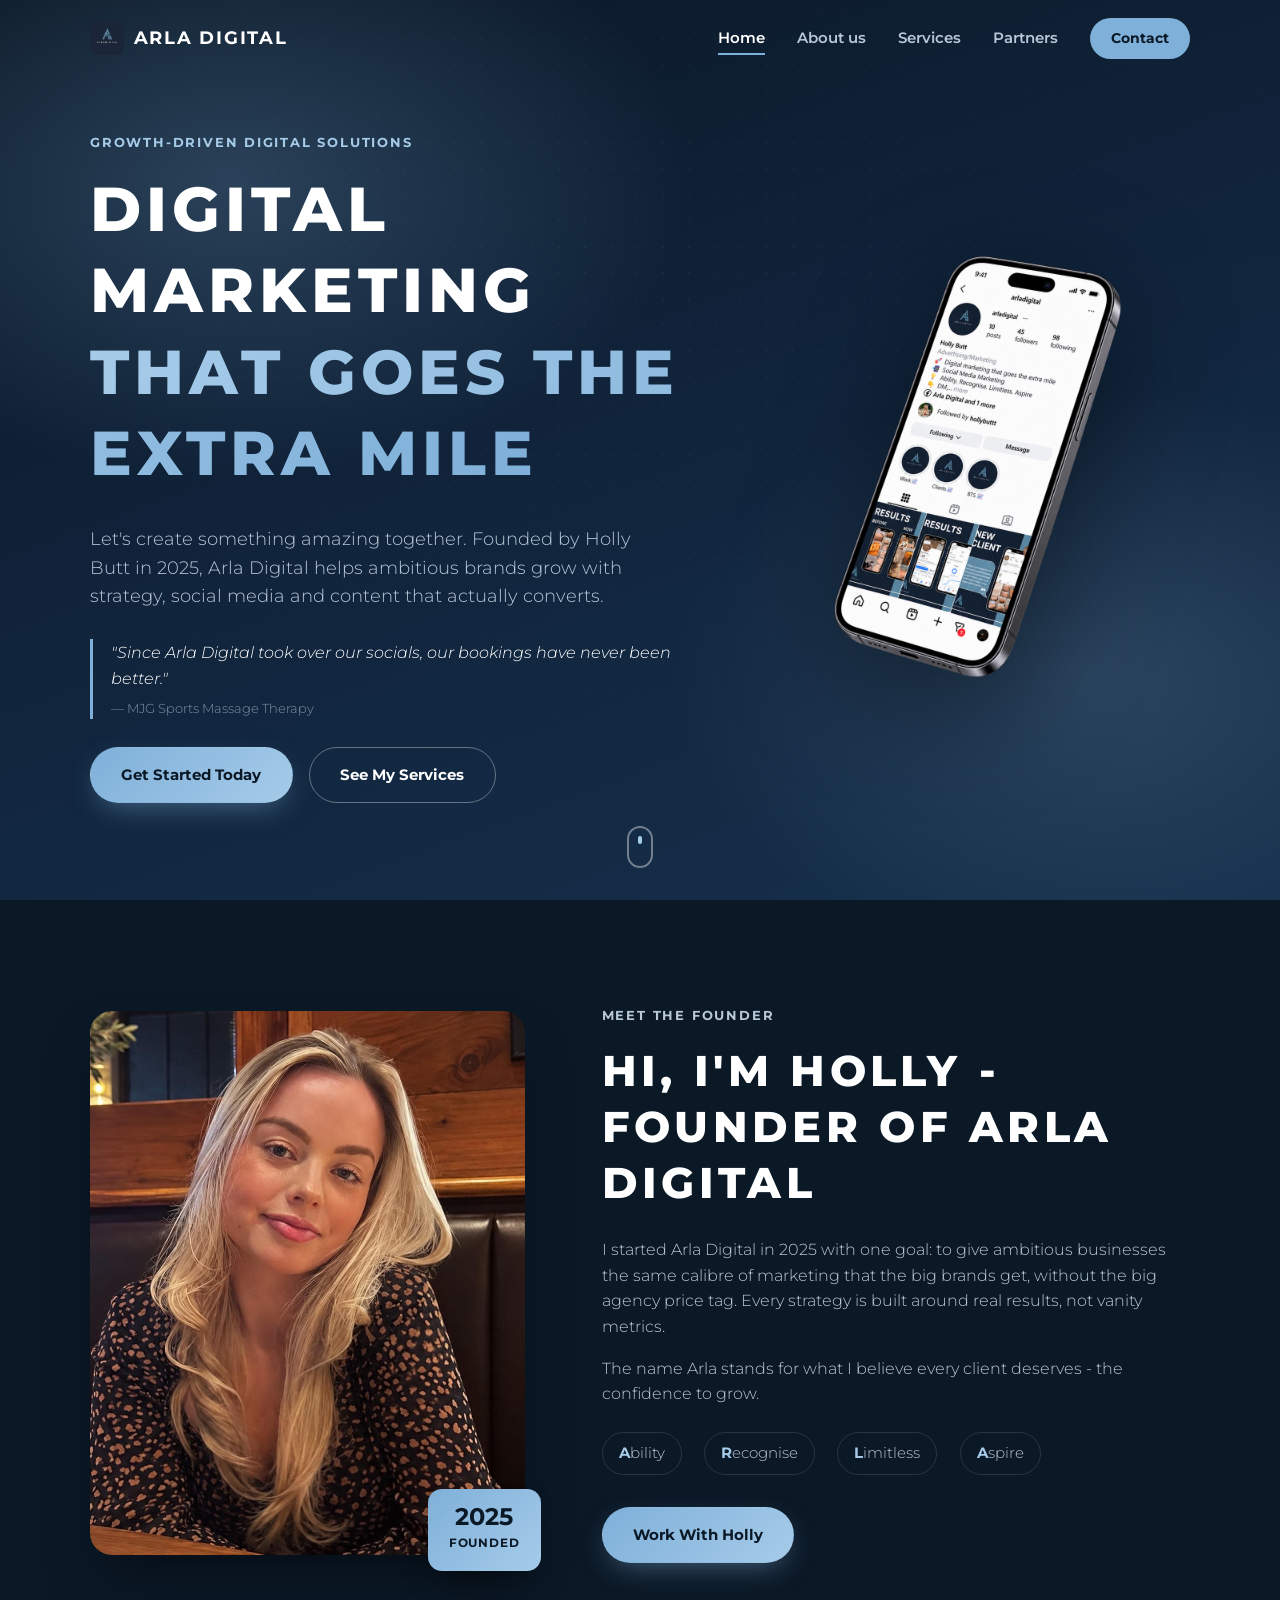
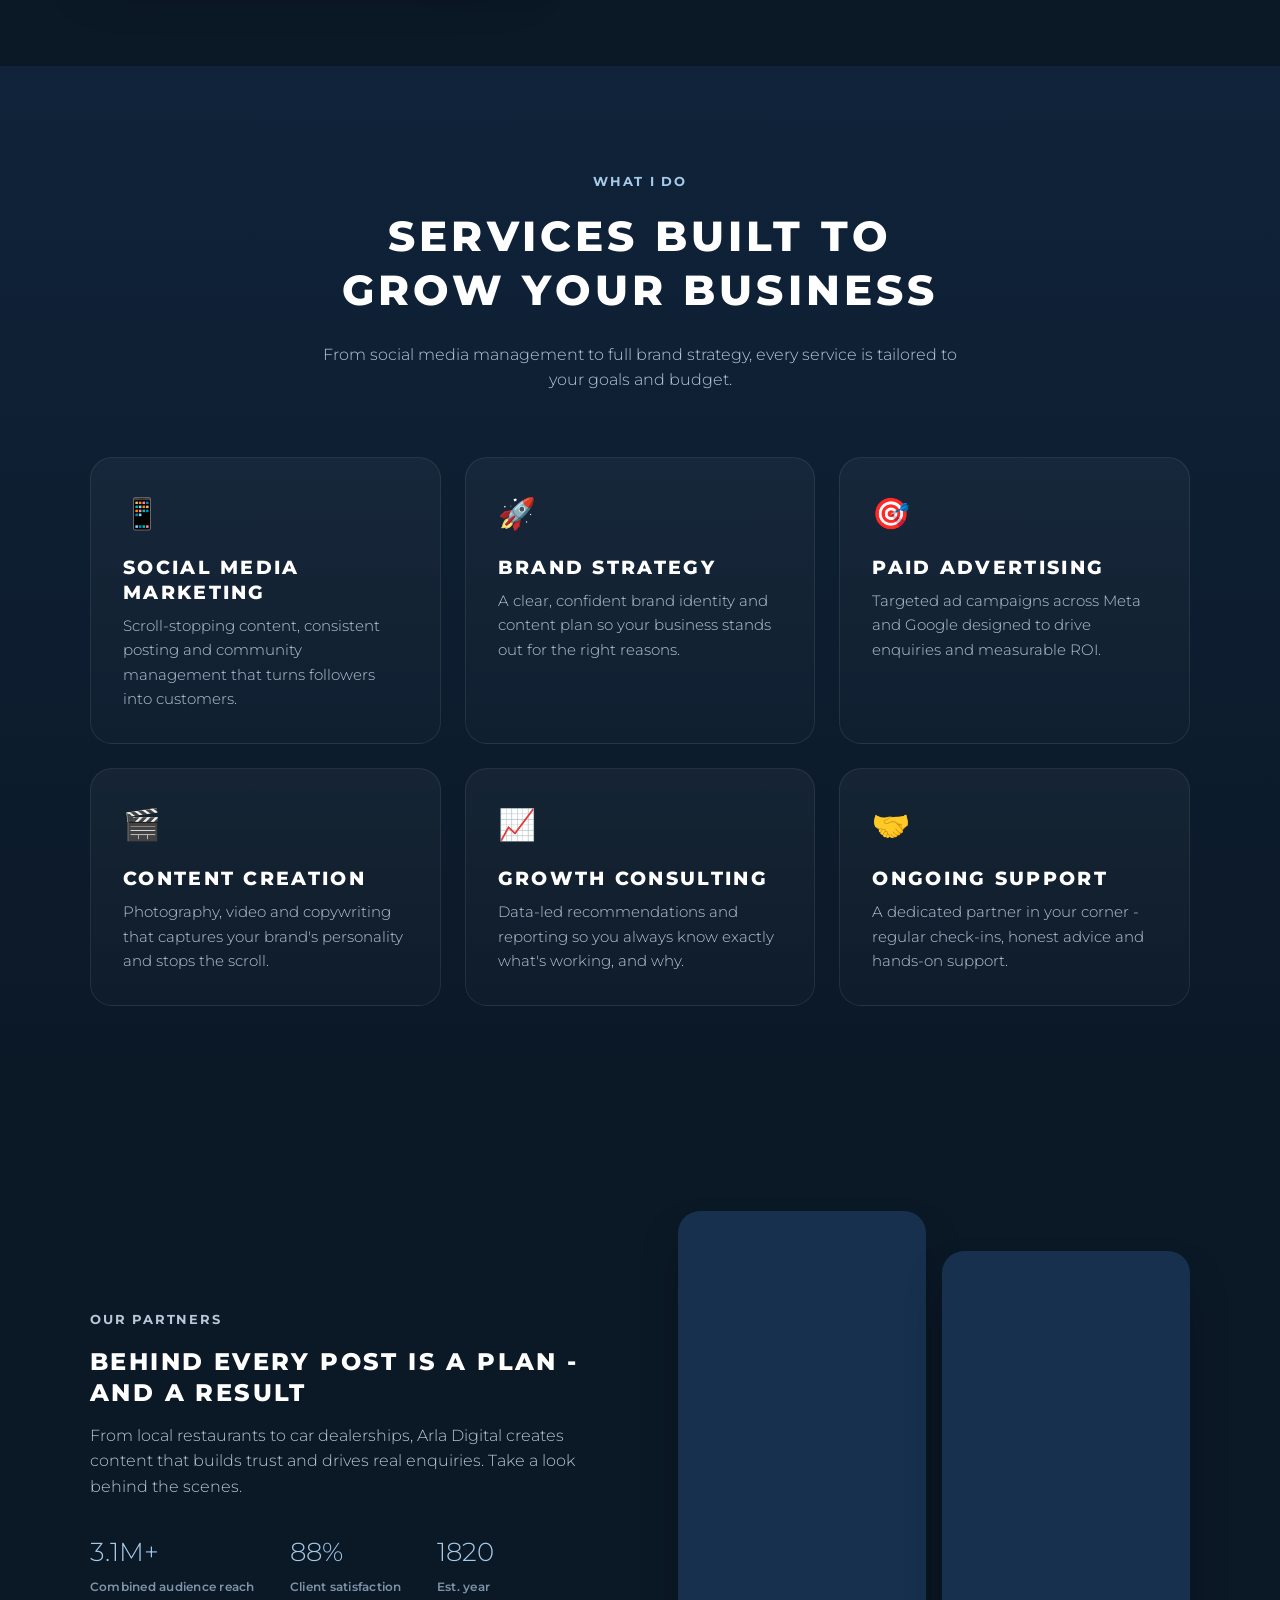
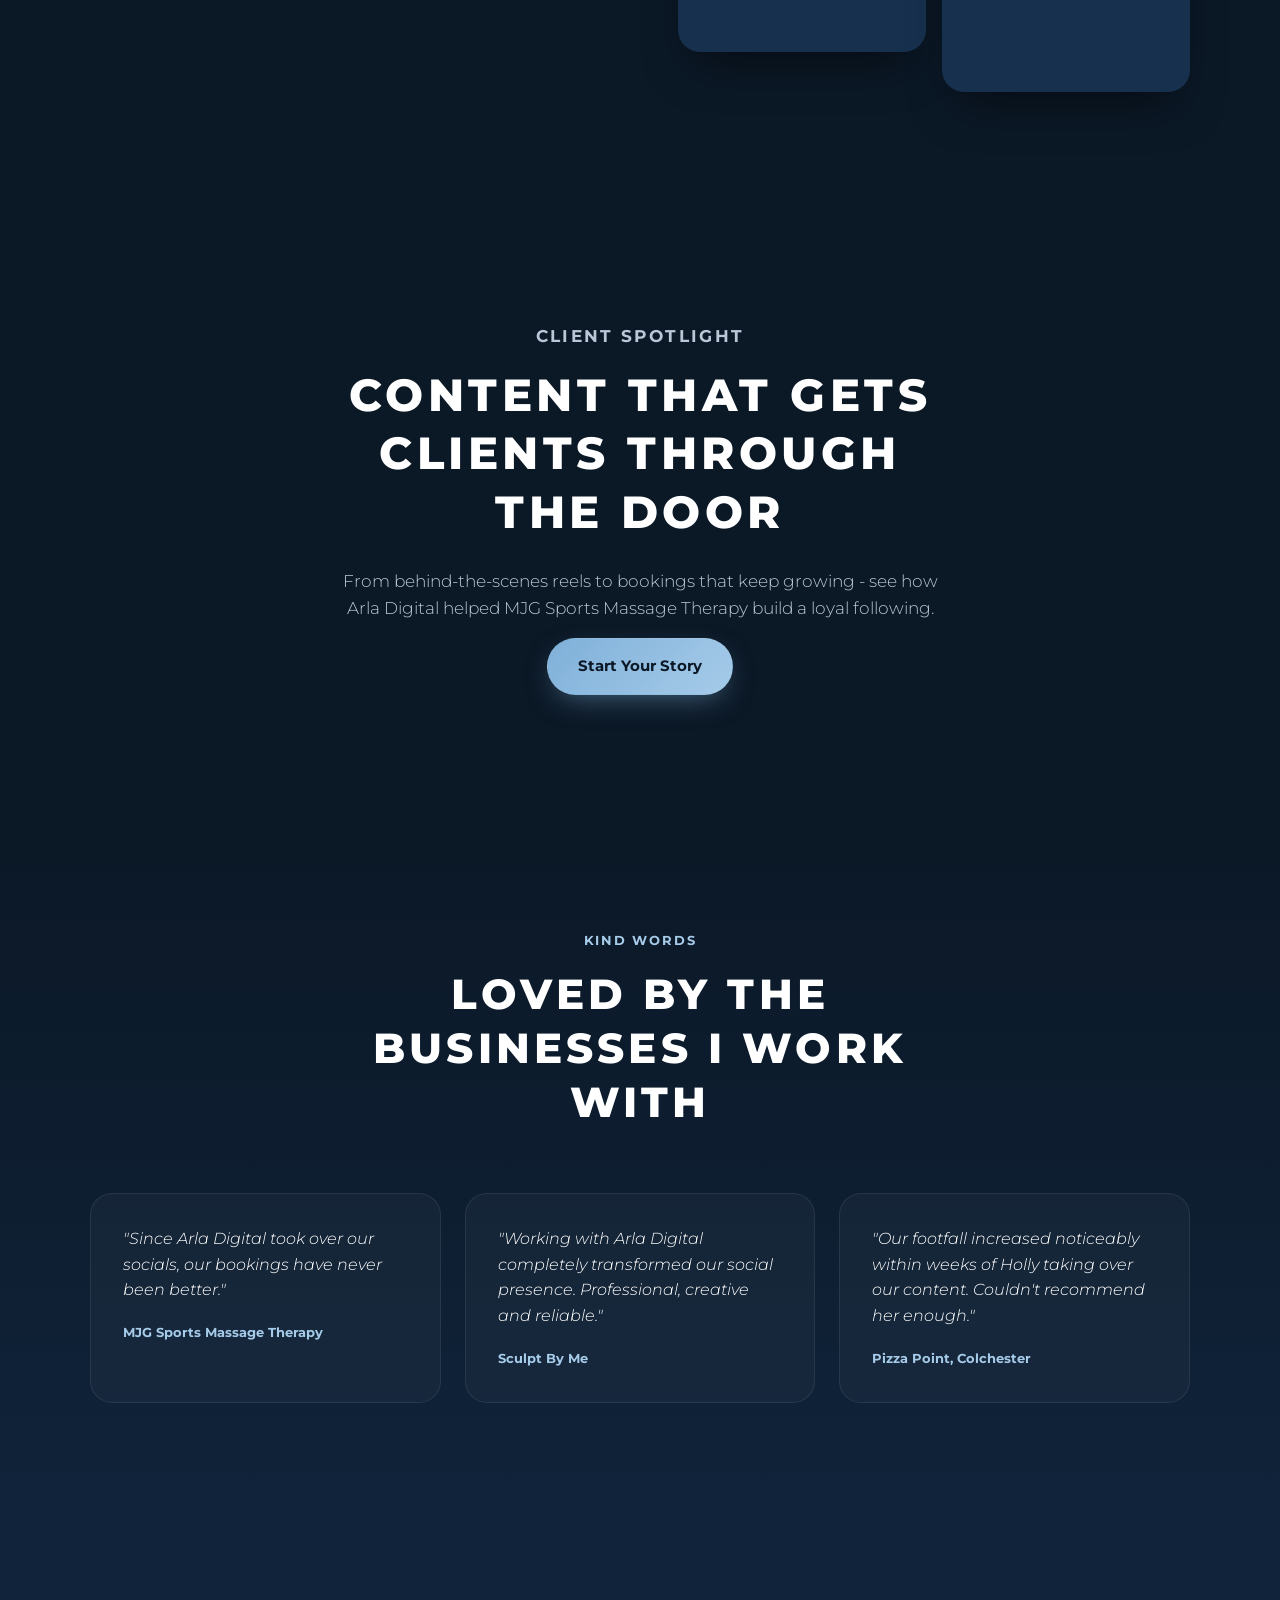
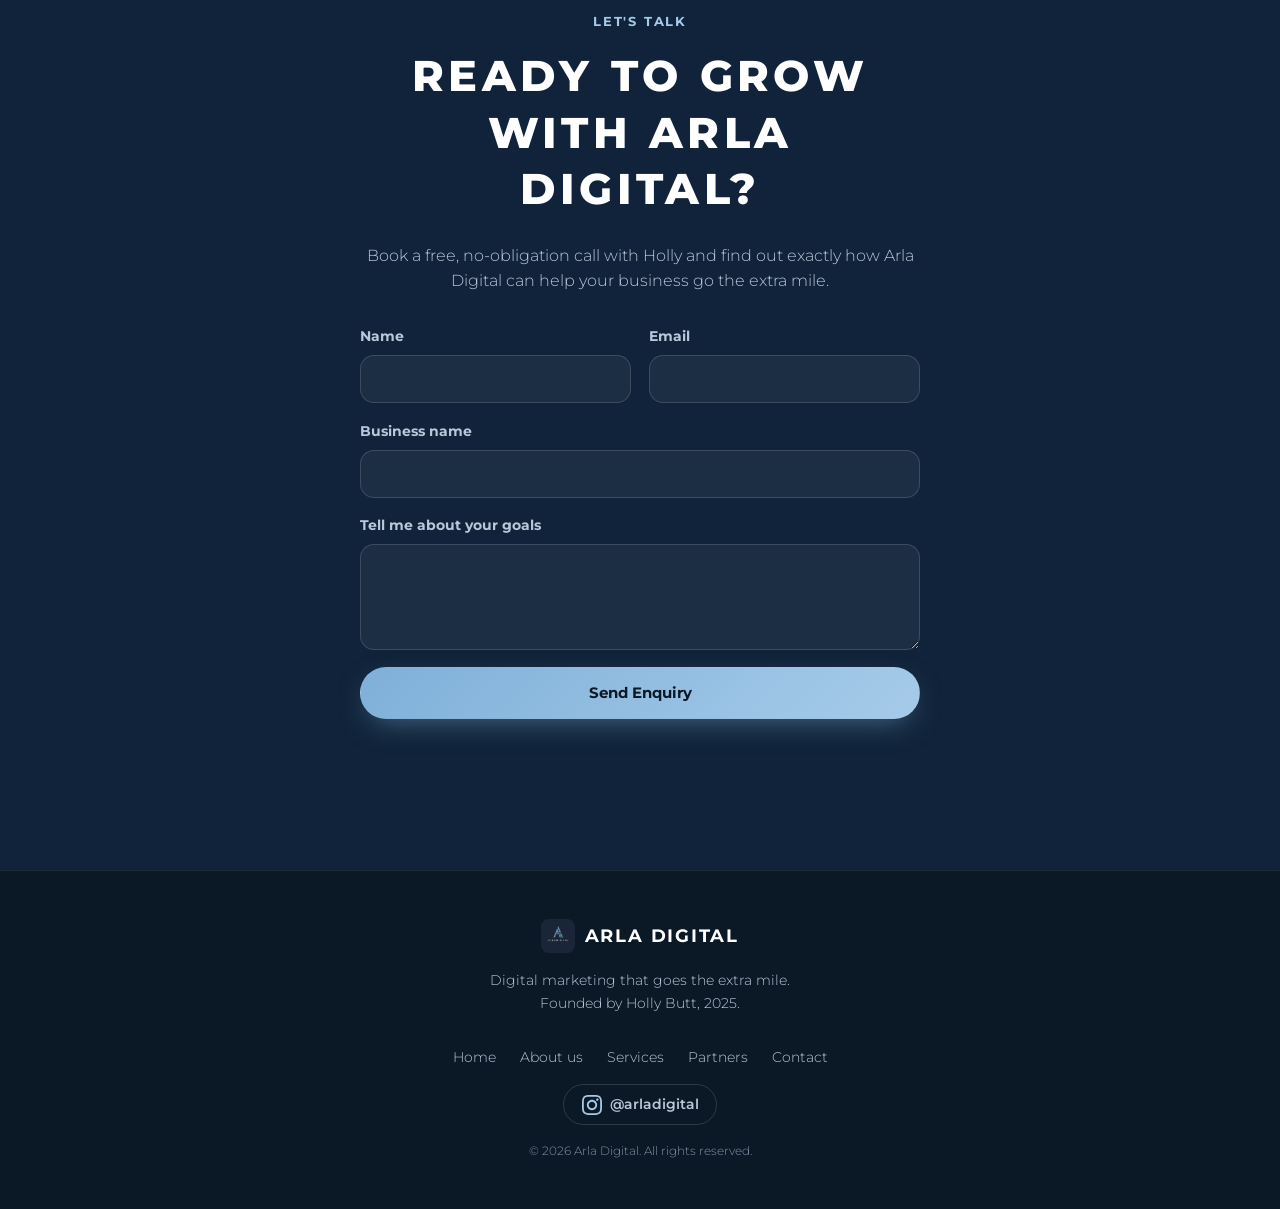
<file: index.html>
<!DOCTYPE html>
<html lang="en-GB">
<head>
  <meta charset="UTF-8">
  <meta name="viewport" content="width=device-width, initial-scale=1.0">
  <title>Arla Digital | Digital Marketing Agency Going the Extra Mile</title>
  <meta name="description" content="Arla Digital is a growth-driven digital marketing agency founded by Holly Butt in 2025. Social media packages from £225.">
  <meta name="keywords" content="Arla Digital, Holly Butt, digital marketing agency, social media marketing, brand strategy, Colchester marketing agency, content marketing">
  <meta name="author" content="Holly Butt, Arla Digital">
  <meta name="robots" content="index, follow">
  <link rel="canonical" href="./index.html">

  <!-- Open Graph -->
  <meta property="og:type" content="website">
  <meta property="og:title" content="Arla Digital | Digital Marketing Agency Going the Extra Mile">
  <meta property="og:description" content="Growth-driven digital marketing solutions from Arla Digital, founded by Holly Butt in 2025. Let's create something amazing together.">
  <meta property="og:image" content="./assets/arla-digital-logo.jpg">
  <meta property="og:locale" content="en_GB">

  <!-- Twitter -->
  <meta name="twitter:card" content="summary_large_image">
  <meta name="twitter:title" content="Arla Digital | Digital Marketing Going the Extra Mile">
  <meta name="twitter:description" content="Growth-driven digital marketing solutions. Social media, strategy and content that gets results.">
  <meta name="twitter:image" content="./assets/arla-digital-logo.jpg">

  <link rel="icon" type="image/jpeg" href="./assets/arla-digital-logo.jpg">
  <link rel="preconnect" href="https://fonts.googleapis.com">
  <link rel="preconnect" href="https://fonts.gstatic.com" crossorigin>
  <link href="https://fonts.googleapis.com/css2?family=Montserrat:ital,wght@0,300;0,400;0,500;0,600;0,700;0,800;1,300&display=swap" rel="stylesheet">
  <link rel="stylesheet" href="./styles.css">

  <script type="application/ld+json">
  {
    "@context": "https://schema.org",
    "@type": "MarketingAgency",
    "name": "Arla Digital",
    "founder": {
      "@type": "Person",
      "name": "Holly Butt"
    },
    "foundingDate": "2025",
    "description": "Growth-driven digital marketing agency offering social media marketing, brand strategy and content creation.",
    "image": "./assets/arla-digital-logo.jpg",
    "sameAs": ["https://www.instagram.com/arladigital"]
  }
  </script>
</head>
<body>

  <a class="skip-link" href="#main">Skip to content</a>

  <header class="site-header" id="header">
    <div class="container header-inner">
      <a href="index.html" class="brand" aria-label="Arla Digital home">
        <img src="./assets/arla-digital-logo.jpg" alt="Arla Digital logo" class="brand-logo">
        <span class="brand-name">Arla Digital</span>
      </a>

      <nav class="main-nav" id="main-nav" aria-label="Primary">
        <button class="nav-close" id="navClose" type="button" aria-label="Close menu">
          <span aria-hidden="true"></span><span aria-hidden="true"></span>
        </button>
        <a href="index.html" aria-current="page">Home</a>
        <a href="about.html">About us</a>
        <a href="services.html">Services</a>
        <a href="partners.html">Partners</a>
        <a href="contact.html" class="nav-cta">Contact</a>
      </nav>

      <button class="nav-toggle" id="navToggle" aria-label="Open menu" aria-expanded="false" aria-controls="main-nav">
        <span></span><span></span><span></span>
      </button>
    </div>
  </header>

  <main id="main">

    <!-- ===== HERO ===== -->
    <section class="hero" id="home">
      <div class="hero-bg" aria-hidden="true"></div>
      <div class="container hero-inner">
        <div class="hero-copy reveal">
          <p class="eyebrow">Growth-driven digital solutions</p>
          <h1>Digital marketing <span class="highlight">that goes the extra mile</span></h1>
          <p class="hero-sub">Let's create something amazing together. Founded by Holly Butt in 2025, Arla Digital helps ambitious brands grow with strategy, social media and content that actually converts.</p>

          <blockquote class="hero-quote">
            "Since Arla Digital took over our socials, our bookings have never been better."
            <cite>— MJG Sports Massage Therapy</cite>
          </blockquote>

          <div class="hero-actions">
            <a href="#contact" class="btn btn-primary">Get Started Today</a>
            <a href="#services" class="btn btn-outline">See My Services</a>
          </div>
        </div>

        <div class="hero-visual reveal" style="--delay:.15s">
          <img src="./assets/instagram-profile-mockup.png" alt="Arla Digital Instagram profile shown on a mobile phone, showcasing client results" class="phone-mockup" loading="eager">
        </div>
      </div>
      <a href="#about" class="scroll-cue" aria-label="Scroll to about section">
        <span></span>
      </a>
    </section>

    <!-- ===== ABOUT ===== -->
    <section class="about" id="about">
      <div class="container about-grid">
        <div class="about-media reveal">
          <img src="./assets/holly-butt-arla-digital-professional-photo.jpg" alt="Holly Butt, founder of Arla Digital" class="about-photo" loading="lazy">
          <div class="about-badge">
            <strong>2025</strong>
            <span>Founded</span>
          </div>
        </div>

        <div class="about-copy reveal" style="--delay:.1s">
          <p class="eyebrow">Meet the founder</p>
          <h2>Hi, I'm Holly - founder of Arla Digital</h2>
          <p>I started Arla Digital in 2025 with one goal: to give ambitious businesses the same calibre of marketing that the big brands get, without the big agency price tag. Every strategy is built around real results, not vanity metrics.</p>
          <p>The name Arla stands for what I believe every client deserves - the confidence to grow.</p>

          <ul class="values-list" aria-label="Arla Digital brand values">
            <li><strong>A</strong>bility</li>
            <li><strong>R</strong>ecognise</li>
            <li><strong>L</strong>imitless</li>
            <li><strong>A</strong>spire</li>
          </ul>

          <a href="#contact" class="btn btn-primary">Work With Holly</a>
        </div>
      </div>
    </section>

    <!-- ===== SERVICES ===== -->
    <section class="services" id="services">
      <div class="container">
        <div class="section-head reveal">
          <p class="eyebrow">What I do</p>
          <h2>Services built to grow your business</h2>
          <p class="section-sub">From social media management to full brand strategy, every service is tailored to your goals and budget.</p>
        </div>

        <div class="services-grid">
          <article class="service-card reveal">
            <div class="service-icon" aria-hidden="true">📱</div>
            <h3>Social Media Marketing</h3>
            <p>Scroll-stopping content, consistent posting and community management that turns followers into customers.</p>
          </article>

          <article class="service-card reveal" style="--delay:.08s">
            <div class="service-icon" aria-hidden="true">🚀</div>
            <h3>Brand Strategy</h3>
            <p>A clear, confident brand identity and content plan so your business stands out for the right reasons.</p>
          </article>

          <article class="service-card reveal" style="--delay:.16s">
            <div class="service-icon" aria-hidden="true">🎯</div>
            <h3>Paid Advertising</h3>
            <p>Targeted ad campaigns across Meta and Google designed to drive enquiries and measurable ROI.</p>
          </article>

          <article class="service-card reveal" style="--delay:.24s">
            <div class="service-icon" aria-hidden="true">🎬</div>
            <h3>Content Creation</h3>
            <p>Photography, video and copywriting that captures your brand's personality and stops the scroll.</p>
          </article>

          <article class="service-card reveal" style="--delay:.32s">
            <div class="service-icon" aria-hidden="true">📈</div>
            <h3>Growth Consulting</h3>
            <p>Data-led recommendations and reporting so you always know exactly what's working, and why.</p>
          </article>

          <article class="service-card reveal" style="--delay:.4s">
            <div class="service-icon" aria-hidden="true">🤝</div>
            <h3>Ongoing Support</h3>
            <p>A dedicated partner in your corner - regular check-ins, honest advice and hands-on support.</p>
          </article>
        </div>
      </div>
    </section>

    <!-- ===== RESULTS / WORK ===== -->
    <section class="work" id="work">
      <div class="container work-grid">
        <div class="work-copy reveal">
          <p class="eyebrow">Our partners</p>
          <h2>Behind every post is a plan - and a result</h2>
          <p>From local restaurants to car dealerships, Arla Digital creates content that builds trust and drives real enquiries. Take a look behind the scenes.</p>

          <div class="stats" aria-label="Arla Digital results">
            <div class="stat">
              <span class="stat-num" data-count="3.5" data-decimals="1">0</span>M+
              <span class="stat-label">Combined audience reach</span>
            </div>
            <div class="stat">
              <span class="stat-num" data-count="98">0</span>%
              <span class="stat-label">Client satisfaction</span>
            </div>
            <div class="stat">
              <span class="stat-num" data-count="2025">0</span>
              <span class="stat-label">Est. year</span>
            </div>
          </div>
        </div>

        <div class="work-videos reveal" style="--delay:.1s">
          <video class="work-video" src="./assets/behind-the-scenes-with-sculpt-by-me.MP4" muted loop playsinline preload="metadata" aria-label="Behind the scenes content creation with Sculpt By Me"></video>
          <video class="work-video" src="./assets/pizza-point-colchester.MP4" muted loop playsinline preload="metadata" aria-label="Content creation for Pizza Point Colchester"></video>
        </div>
      </div>
    </section>

    <!-- ===== VIDEO CTA / CLIENT SPOTLIGHT ===== -->
    <section class="video-cta" id="spotlight">
      <video class="video-cta-bg" src="./assets/mjgsportsmassagetherapy-behind-the-scenes.mp4" autoplay muted loop playsinline aria-hidden="true"></video>
      <div class="video-cta-overlay" aria-hidden="true"></div>
      <div class="container video-cta-inner reveal">
        <p class="eyebrow">Client spotlight</p>
        <h2>Content that gets clients through the door</h2>
        <p>From behind-the-scenes reels to bookings that keep growing - see how Arla Digital helped MJG Sports Massage Therapy build a loyal following.</p>
        <a href="#contact" class="btn btn-primary">Start Your Story</a>
      </div>
    </section>

    <!-- ===== TESTIMONIALS ===== -->
    <section class="testimonials" id="testimonials">
      <div class="container">
        <div class="section-head reveal">
          <p class="eyebrow">Kind words</p>
          <h2>Loved by the businesses I work with</h2>
        </div>

        <div class="testimonial-grid">
          <blockquote class="testimonial-card reveal">
            <p>"Since Arla Digital took over our socials, our bookings have never been better."</p>
            <cite>MJG Sports Massage Therapy</cite>
          </blockquote>

          <blockquote class="testimonial-card reveal" style="--delay:.08s">
            <p>"Working with Arla Digital completely transformed our social presence. Professional, creative and reliable."</p>
            <cite>Sculpt By Me</cite>
          </blockquote>

          <blockquote class="testimonial-card reveal" style="--delay:.16s">
            <p>"Our footfall increased noticeably within weeks of Holly taking over our content. Couldn't recommend her enough."</p>
            <cite>Pizza Point, Colchester</cite>
          </blockquote>
        </div>
      </div>
    </section>

    <!-- ===== CTA / CONTACT ===== -->
    <section class="cta" id="contact">
      <div class="container cta-inner reveal">
        <p class="eyebrow">Let's talk</p>
        <h2>Ready to grow with Arla Digital?</h2>
        <p class="cta-sub">Book a free, no-obligation call with Holly and find out exactly how Arla Digital can help your business go the extra mile.</p>

        <form class="contact-form" id="contactForm" novalidate>
          <div class="form-row">
            <div class="form-field">
              <label for="name">Name</label>
              <input type="text" id="name" name="name" required autocomplete="name">
            </div>
            <div class="form-field">
              <label for="email">Email</label>
              <input type="email" id="email" name="email" required autocomplete="email">
            </div>
          </div>
          <div class="form-field">
            <label for="business">Business name</label>
            <input type="text" id="business" name="business" autocomplete="organization">
          </div>
          <div class="form-field">
            <label for="message">Tell me about your goals</label>
            <textarea id="message" name="message" rows="4" required></textarea>
          </div>
          <button type="submit" class="btn btn-primary btn-block">Send Enquiry</button>
          <p class="form-status" id="formStatus" role="status" aria-live="polite"></p>
        </form>
      </div>
    </section>

  </main>

  <!-- ===== FOOTER ===== -->
  <footer class="site-footer">
    <div class="container footer-inner">
      <a href="index.html" class="brand">
        <img src="./assets/arla-digital-logo.jpg" alt="Arla Digital logo" class="brand-logo">
        <span class="brand-name">Arla Digital</span>
      </a>
      <p class="footer-tagline">Digital marketing that goes the extra mile. Founded by Holly Butt, 2025.</p>

      <nav class="footer-nav" aria-label="Footer">
        <a href="index.html">Home</a>
        <a href="about.html">About us</a>
        <a href="services.html">Services</a>
        <a href="partners.html">Partners</a>
        <a href="contact.html">Contact</a>
      </nav>

      <div class="footer-socials" aria-label="Social media">
        <a href="https://www.instagram.com/arladigital/?hl=en" class="social-link" target="_blank" rel="noopener noreferrer" aria-label="Arla Digital on Instagram">
          <svg viewBox="0 0 24 24" width="20" height="20" aria-hidden="true" focusable="false">
            <path fill="currentColor" d="M12 2.163c3.204 0 3.584.012 4.85.07 3.252.148 4.771 1.691 4.919 4.919.058 1.265.069 1.645.069 4.849 0 3.205-.012 3.584-.069 4.849-.149 3.225-1.664 4.771-4.919 4.919-1.266.058-1.644.07-4.85.07-3.204 0-3.584-.012-4.849-.07-3.26-.149-4.771-1.699-4.919-4.92-.058-1.265-.07-1.644-.07-4.849 0-3.204.013-3.583.07-4.849.149-3.227 1.664-4.771 4.919-4.919 1.266-.057 1.645-.069 4.849-.069zm0-2.163c-3.259 0-3.667.014-4.947.072-4.358.2-6.78 2.618-6.98 6.98-.059 1.281-.073 1.689-.073 4.948 0 3.259.014 3.668.072 4.948.2 4.358 2.618 6.78 6.98 6.98 1.281.058 1.689.072 4.948.072 3.259 0 3.668-.014 4.948-.072 4.354-.2 6.782-2.618 6.98-6.98.059-1.28.073-1.689.073-4.948 0-3.259-.014-3.667-.072-4.947-.196-4.354-2.617-6.78-6.979-6.98-1.281-.059-1.69-.073-4.949-.073zm0 5.838c-3.403 0-6.162 2.759-6.162 6.162s2.759 6.163 6.162 6.163 6.162-2.759 6.162-6.163c0-3.403-2.759-6.162-6.162-6.162zm0 10.162c-2.209 0-4-1.79-4-4 0-2.209 1.791-4 4-4s4 1.791 4 4c0 2.21-1.791 4-4 4zm6.406-11.845c-.796 0-1.441.645-1.441 1.44s.645 1.44 1.441 1.44c.795 0 1.439-.645 1.439-1.44s-.644-1.44-1.439-1.44z"/>
          </svg>
          <span>@arladigital</span>
        </a>
      </div>

      <p class="footer-copy">&copy; <span id="year"></span> Arla Digital. All rights reserved.</p>
    </div>
  </footer>

  <script src="./script.js"></script>
</body>
</html>
</file>
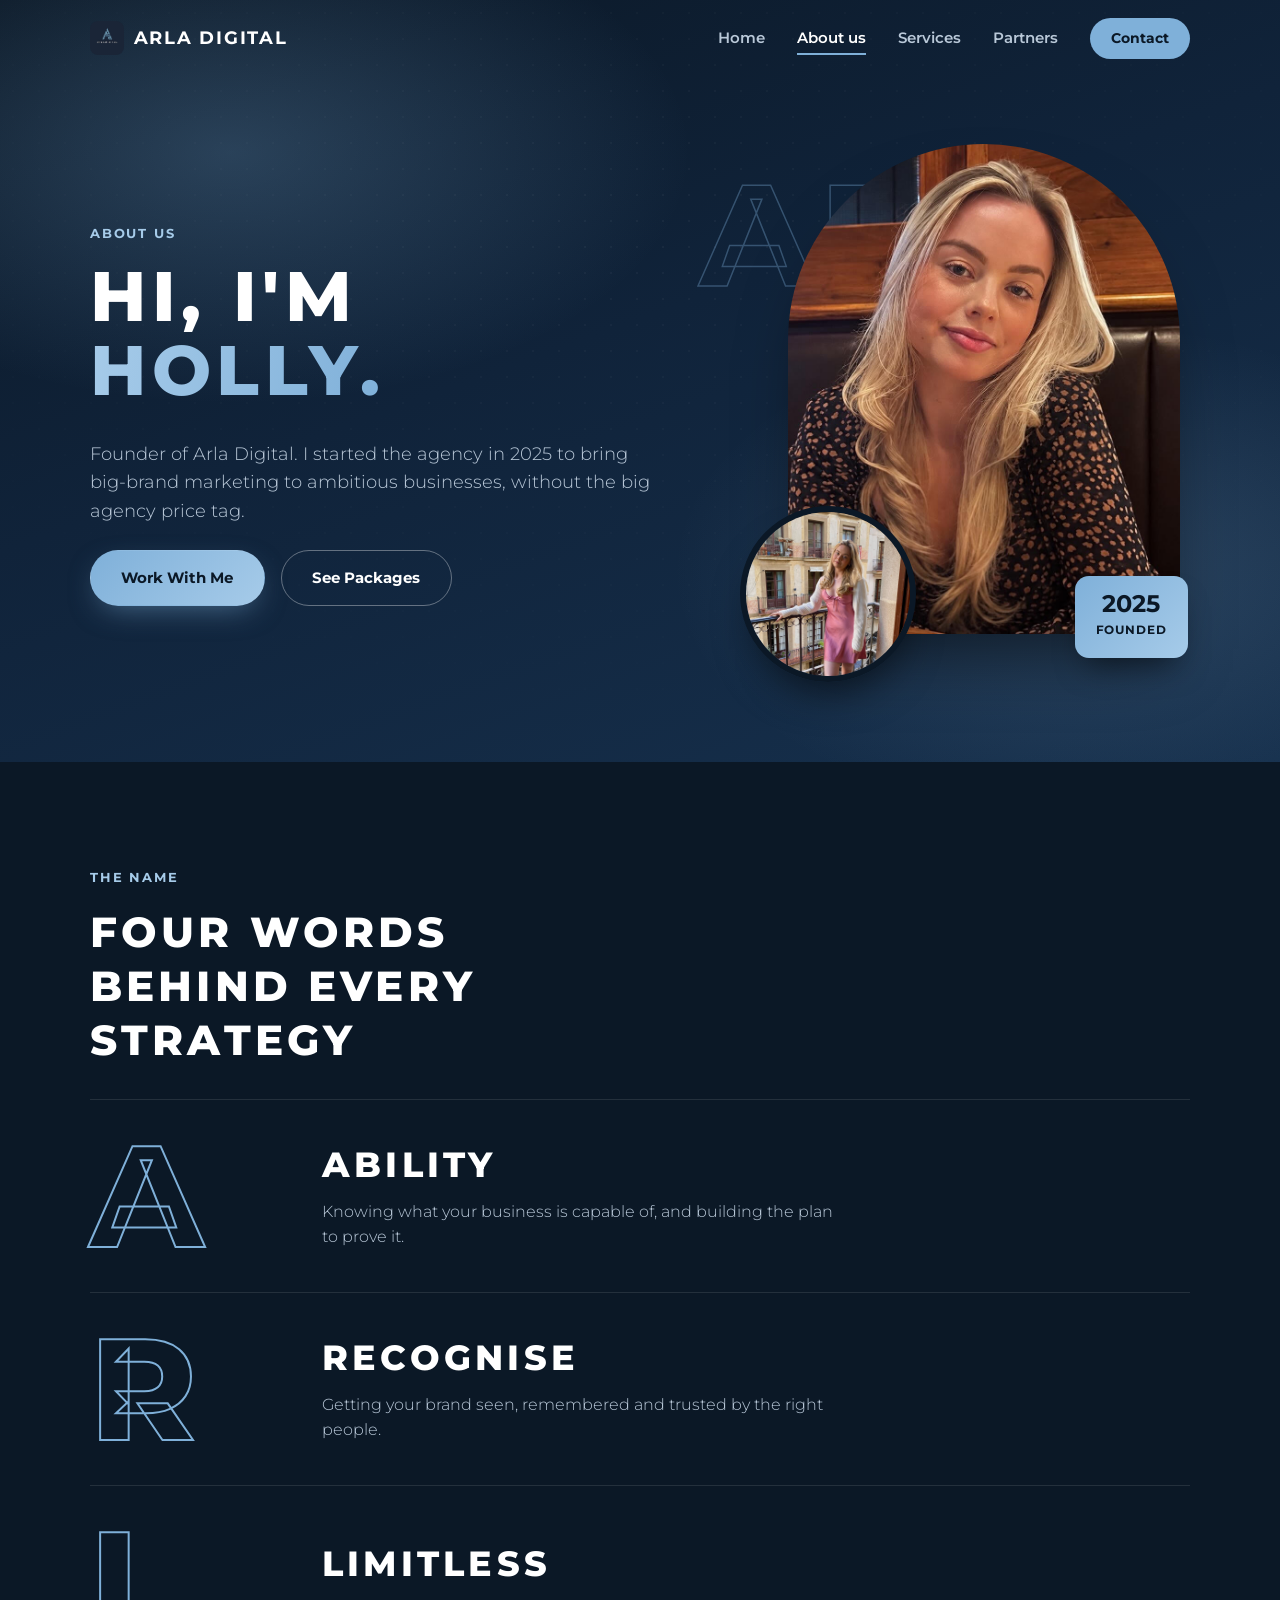
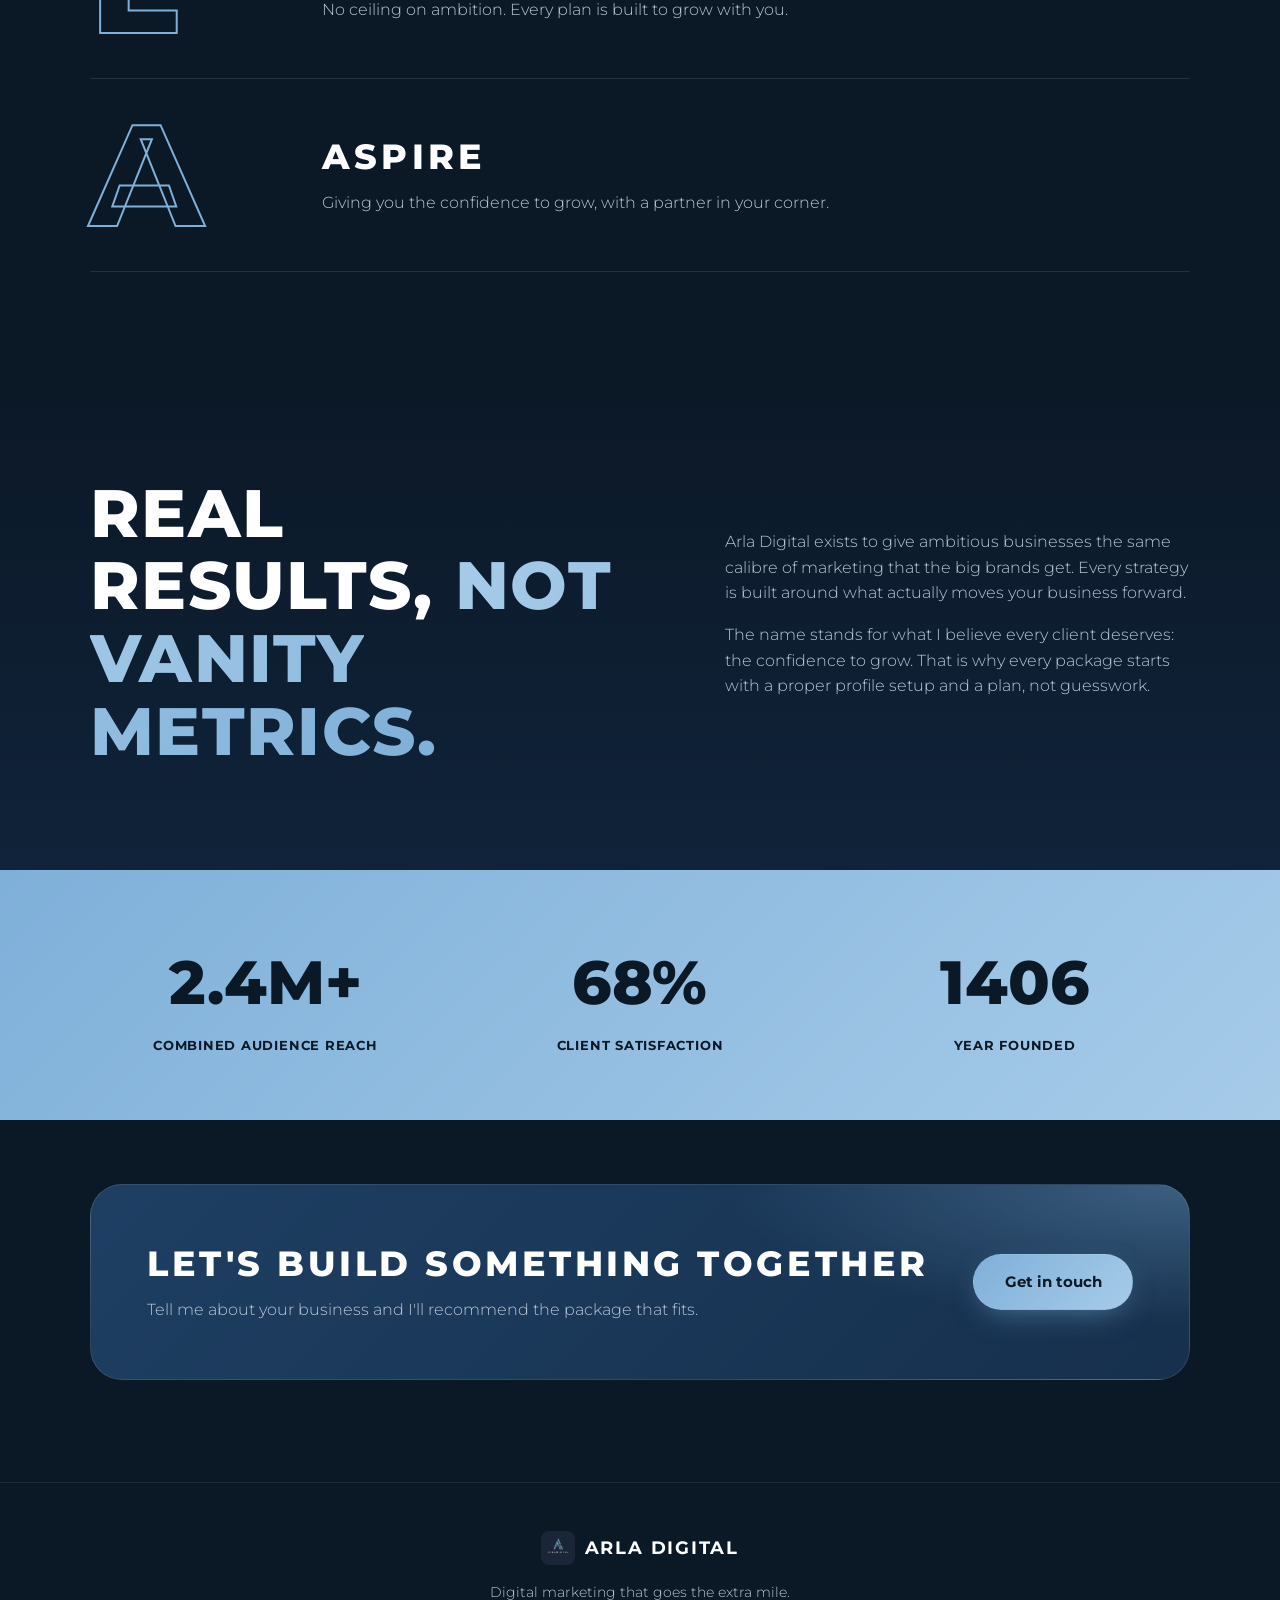
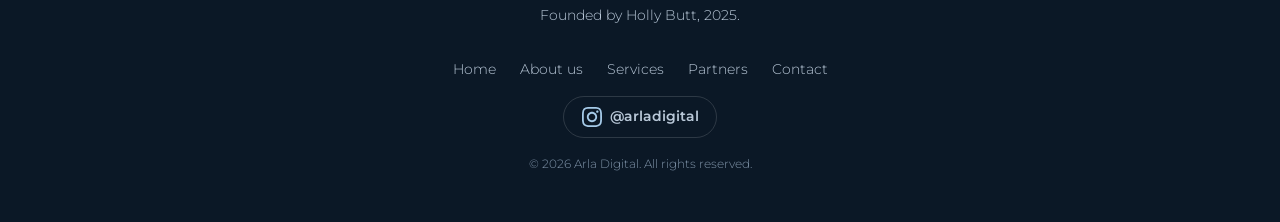
<file: about.html>
<!DOCTYPE html>
<html lang="en-GB">
<head>
  <meta charset="UTF-8">
  <meta name="viewport" content="width=device-width, initial-scale=1.0">
  <title>About us | Arla Digital</title>
  <meta name="description" content="Meet Holly Butt, founder of Arla Digital, and the values behind the agency.">
  <meta name="keywords" content="Arla Digital, Holly Butt, digital marketing agency, social media marketing, brand strategy, Colchester marketing agency, content marketing">
  <meta name="author" content="Holly Butt, Arla Digital">
  <meta name="robots" content="index, follow">
  <link rel="canonical" href="./about.html">

  <!-- Open Graph -->
  <meta property="og:type" content="website">
  <meta property="og:title" content="About us | Arla Digital">
  <meta property="og:description" content="Growth-driven digital marketing solutions from Arla Digital, founded by Holly Butt in 2025. Let's create something amazing together.">
  <meta property="og:image" content="./assets/arla-digital-logo.jpg">
  <meta property="og:locale" content="en_GB">

  <!-- Twitter -->
  <meta name="twitter:card" content="summary_large_image">
  <meta name="twitter:title" content="Arla Digital | Digital Marketing Going the Extra Mile">
  <meta name="twitter:description" content="Growth-driven digital marketing solutions. Social media, strategy and content that gets results.">
  <meta name="twitter:image" content="./assets/arla-digital-logo.jpg">

  <link rel="icon" type="image/jpeg" href="./assets/arla-digital-logo.jpg">
  <link rel="preconnect" href="https://fonts.googleapis.com">
  <link rel="preconnect" href="https://fonts.gstatic.com" crossorigin>
  <link href="https://fonts.googleapis.com/css2?family=Montserrat:ital,wght@0,300;0,400;0,500;0,600;0,700;0,800;1,300&display=swap" rel="stylesheet">
  <link rel="stylesheet" href="./styles.css">

  <script type="application/ld+json">
  {
    "@context": "https://schema.org",
    "@type": "MarketingAgency",
    "name": "Arla Digital",
    "founder": {
      "@type": "Person",
      "name": "Holly Butt"
    },
    "foundingDate": "2025",
    "description": "Growth-driven digital marketing agency offering social media marketing, brand strategy and content creation.",
    "image": "./assets/arla-digital-logo.jpg",
    "sameAs": ["https://www.instagram.com/arladigital"]
  }
  </script>
</head>
<body>

  <a class="skip-link" href="#main">Skip to content</a>

  <header class="site-header" id="header">
    <div class="container header-inner">
      <a href="index.html" class="brand" aria-label="Arla Digital home">
        <img src="./assets/arla-digital-logo.jpg" alt="Arla Digital logo" class="brand-logo">
        <span class="brand-name">Arla Digital</span>
      </a>

      <nav class="main-nav" id="main-nav" aria-label="Primary">
        <button class="nav-close" id="navClose" type="button" aria-label="Close menu">
          <span aria-hidden="true"></span><span aria-hidden="true"></span>
        </button>
        <a href="index.html">Home</a>
        <a href="about.html" aria-current="page">About us</a>
        <a href="services.html">Services</a>
        <a href="partners.html">Partners</a>
        <a href="contact.html" class="nav-cta">Contact</a>
      </nav>

      <button class="nav-toggle" id="navToggle" aria-label="Open menu" aria-expanded="false" aria-controls="main-nav">
        <span></span><span></span><span></span>
      </button>
    </div>
  </header>

  <main id="main">
    <section class="ph ph-about">
      <div class="hero-bg" aria-hidden="true"></div>
      <div class="container ph-grid">
        <div class="ph-copy reveal">
          <p class="eyebrow">About us</p>
          <h1>Hi, I'm <span class="highlight">Holly.</span></h1>
          <p class="ph-sub">Founder of Arla Digital. I started the agency in 2025 to bring big-brand marketing to ambitious businesses, without the big agency price tag.</p>
          <div class="hero-actions">
            <a href="contact.html" class="btn btn-primary">Work With Me</a>
            <a href="services.html" class="btn btn-outline">See Packages</a>
          </div>
        </div>
        <div class="collage reveal" style="--delay:.15s">
          <span class="collage-word" aria-hidden="true">ARLA</span>
          <img src="./assets/holly-butt-arla-digital-professional-photo.jpg" alt="Holly Butt, founder of Arla Digital" class="collage-main">
          <img src="./assets/holly-butt-lifestyle-photo.jpg" alt="Holly Butt smiling on a balcony" class="collage-small" loading="lazy">
          <div class="about-badge"><strong>2025</strong><span>Founded</span></div>
        </div>
      </div>
    </section>

    <section class="name-sec">
      <div class="container">
        <div class="name-head reveal">
          <p class="eyebrow">The name</p>
          <h2>Four words behind every strategy</h2>
        </div>
        <ul class="name-list">
          <li class="reveal"><span class="name-letter" aria-hidden="true">A</span><div><h3>Ability</h3><p>Knowing what your business is capable of, and building the plan to prove it.</p></div></li>
          <li class="reveal"><span class="name-letter" aria-hidden="true">R</span><div><h3>Recognise</h3><p>Getting your brand seen, remembered and trusted by the right people.</p></div></li>
          <li class="reveal"><span class="name-letter" aria-hidden="true">L</span><div><h3>Limitless</h3><p>No ceiling on ambition. Every plan is built to grow with you.</p></div></li>
          <li class="reveal"><span class="name-letter" aria-hidden="true">A</span><div><h3>Aspire</h3><p>Giving you the confidence to grow, with a partner in your corner.</p></div></li>
        </ul>
      </div>
    </section>

    <section class="story">
      <div class="container story-grid">
        <blockquote class="story-quote reveal">Real results, <span class="highlight">not vanity metrics.</span></blockquote>
        <div class="story-copy reveal" style="--delay:.1s">
          <p>Arla Digital exists to give ambitious businesses the same calibre of marketing that the big brands get. Every strategy is built around what actually moves your business forward.</p>
          <p>The name stands for what I believe every client deserves: the confidence to grow. That is why every package starts with a proper profile setup and a plan, not guesswork.</p>
        </div>
      </div>
    </section>

    <section class="numbers">
      <div class="container numbers-row">
        <div class="reveal"><span class="stat-num" data-count="3.5" data-decimals="1">0</span>M+<small>Combined audience reach</small></div>
        <div class="reveal" style="--delay:.08s"><span class="stat-num" data-count="98">0</span>%<small>Client satisfaction</small></div>
        <div class="reveal" style="--delay:.16s"><span class="stat-num" data-count="2025">0</span><small>Year founded</small></div>
      </div>
    </section>

    <section class="banner-wrap">
      <div class="container">
        <div class="banner reveal">
          <div>
            <h2>Let's build something together</h2>
            <p>Tell me about your business and I'll recommend the package that fits.</p>
          </div>
          <a href="contact.html" class="btn btn-primary">Get in touch</a>
        </div>
      </div>
    </section>

  </main>

  <!-- ===== FOOTER ===== -->
  <footer class="site-footer">
    <div class="container footer-inner">
      <a href="index.html" class="brand">
        <img src="./assets/arla-digital-logo.jpg" alt="Arla Digital logo" class="brand-logo">
        <span class="brand-name">Arla Digital</span>
      </a>
      <p class="footer-tagline">Digital marketing that goes the extra mile. Founded by Holly Butt, 2025.</p>

      <nav class="footer-nav" aria-label="Footer">
        <a href="index.html">Home</a>
        <a href="about.html">About us</a>
        <a href="services.html">Services</a>
        <a href="partners.html">Partners</a>
        <a href="contact.html">Contact</a>
      </nav>

      <div class="footer-socials" aria-label="Social media">
        <a href="https://www.instagram.com/arladigital/?hl=en" class="social-link" target="_blank" rel="noopener noreferrer" aria-label="Arla Digital on Instagram">
          <svg viewBox="0 0 24 24" width="20" height="20" aria-hidden="true" focusable="false">
            <path fill="currentColor" d="M12 2.163c3.204 0 3.584.012 4.85.07 3.252.148 4.771 1.691 4.919 4.919.058 1.265.069 1.645.069 4.849 0 3.205-.012 3.584-.069 4.849-.149 3.225-1.664 4.771-4.919 4.919-1.266.058-1.644.07-4.85.07-3.204 0-3.584-.012-4.849-.07-3.26-.149-4.771-1.699-4.919-4.92-.058-1.265-.07-1.644-.07-4.849 0-3.204.013-3.583.07-4.849.149-3.227 1.664-4.771 4.919-4.919 1.266-.057 1.645-.069 4.849-.069zm0-2.163c-3.259 0-3.667.014-4.947.072-4.358.2-6.78 2.618-6.98 6.98-.059 1.281-.073 1.689-.073 4.948 0 3.259.014 3.668.072 4.948.2 4.358 2.618 6.78 6.98 6.98 1.281.058 1.689.072 4.948.072 3.259 0 3.668-.014 4.948-.072 4.354-.2 6.782-2.618 6.98-6.98.059-1.28.073-1.689.073-4.948 0-3.259-.014-3.667-.072-4.947-.196-4.354-2.617-6.78-6.979-6.98-1.281-.059-1.69-.073-4.949-.073zm0 5.838c-3.403 0-6.162 2.759-6.162 6.162s2.759 6.163 6.162 6.163 6.162-2.759 6.162-6.163c0-3.403-2.759-6.162-6.162-6.162zm0 10.162c-2.209 0-4-1.79-4-4 0-2.209 1.791-4 4-4s4 1.791 4 4c0 2.21-1.791 4-4 4zm6.406-11.845c-.796 0-1.441.645-1.441 1.44s.645 1.44 1.441 1.44c.795 0 1.439-.645 1.439-1.44s-.644-1.44-1.439-1.44z"/>
          </svg>
          <span>@arladigital</span>
        </a>
      </div>

      <p class="footer-copy">&copy; <span id="year"></span> Arla Digital. All rights reserved.</p>
    </div>
  </footer>

  <script src="./script.js"></script>
</body>
</html>
</file>
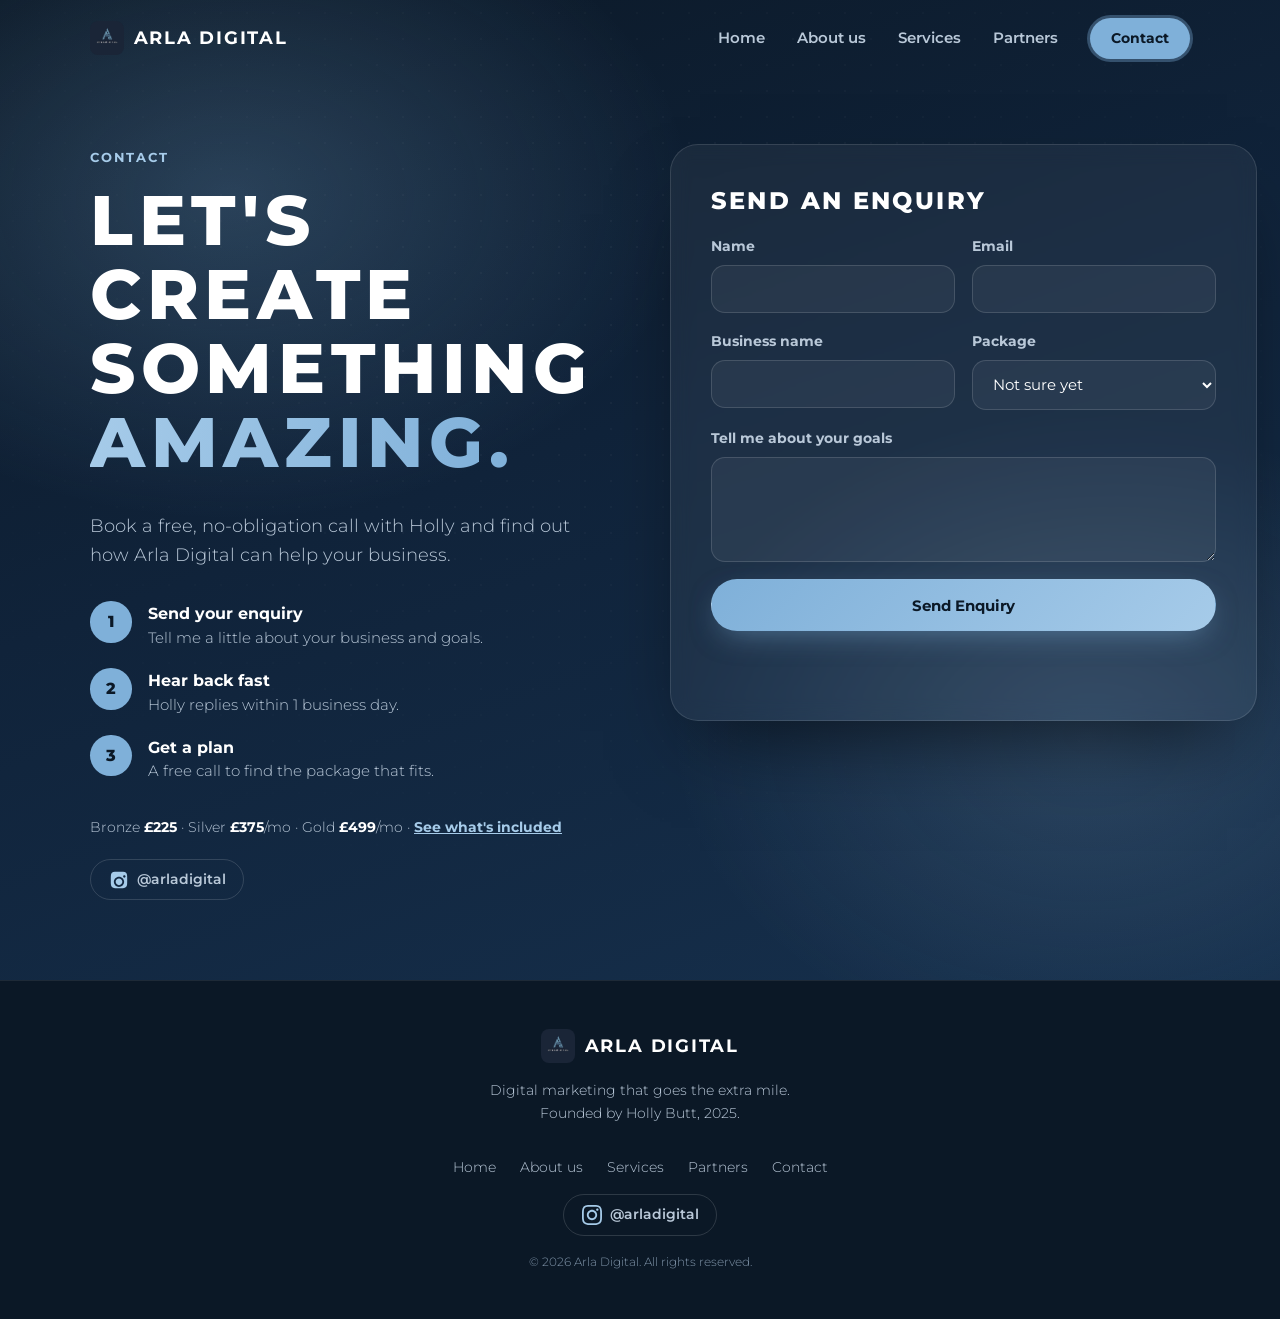
<file: contact.html>
<!DOCTYPE html>
<html lang="en-GB">
<head>
  <meta charset="UTF-8">
  <meta name="viewport" content="width=device-width, initial-scale=1.0">
  <title>Contact | Arla Digital</title>
  <meta name="description" content="Get in touch with Arla Digital for a free, no-obligation call about your social media marketing.">
  <meta name="keywords" content="Arla Digital, Holly Butt, digital marketing agency, social media marketing, brand strategy, Colchester marketing agency, content marketing">
  <meta name="author" content="Holly Butt, Arla Digital">
  <meta name="robots" content="index, follow">
  <link rel="canonical" href="./contact.html">

  <!-- Open Graph -->
  <meta property="og:type" content="website">
  <meta property="og:title" content="Contact | Arla Digital">
  <meta property="og:description" content="Growth-driven digital marketing solutions from Arla Digital, founded by Holly Butt in 2025. Let's create something amazing together.">
  <meta property="og:image" content="./assets/arla-digital-logo.jpg">
  <meta property="og:locale" content="en_GB">

  <!-- Twitter -->
  <meta name="twitter:card" content="summary_large_image">
  <meta name="twitter:title" content="Arla Digital | Digital Marketing Going the Extra Mile">
  <meta name="twitter:description" content="Growth-driven digital marketing solutions. Social media, strategy and content that gets results.">
  <meta name="twitter:image" content="./assets/arla-digital-logo.jpg">

  <link rel="icon" type="image/jpeg" href="./assets/arla-digital-logo.jpg">
  <link rel="preconnect" href="https://fonts.googleapis.com">
  <link rel="preconnect" href="https://fonts.gstatic.com" crossorigin>
  <link href="https://fonts.googleapis.com/css2?family=Montserrat:ital,wght@0,300;0,400;0,500;0,600;0,700;0,800;1,300&display=swap" rel="stylesheet">
  <link rel="stylesheet" href="./styles.css">

  <script type="application/ld+json">
  {
    "@context": "https://schema.org",
    "@type": "MarketingAgency",
    "name": "Arla Digital",
    "founder": {
      "@type": "Person",
      "name": "Holly Butt"
    },
    "foundingDate": "2025",
    "description": "Growth-driven digital marketing agency offering social media marketing, brand strategy and content creation.",
    "image": "./assets/arla-digital-logo.jpg",
    "sameAs": ["https://www.instagram.com/arladigital"]
  }
  </script>
</head>
<body>

  <a class="skip-link" href="#main">Skip to content</a>

  <header class="site-header" id="header">
    <div class="container header-inner">
      <a href="index.html" class="brand" aria-label="Arla Digital home">
        <img src="./assets/arla-digital-logo.jpg" alt="Arla Digital logo" class="brand-logo">
        <span class="brand-name">Arla Digital</span>
      </a>

      <nav class="main-nav" id="main-nav" aria-label="Primary">
        <button class="nav-close" id="navClose" type="button" aria-label="Close menu">
          <span aria-hidden="true"></span><span aria-hidden="true"></span>
        </button>
        <a href="index.html">Home</a>
        <a href="about.html">About us</a>
        <a href="services.html">Services</a>
        <a href="partners.html">Partners</a>
        <a href="contact.html" class="nav-cta" aria-current="page">Contact</a>
      </nav>

      <button class="nav-toggle" id="navToggle" aria-label="Open menu" aria-expanded="false" aria-controls="main-nav">
        <span></span><span></span><span></span>
      </button>
    </div>
  </header>

  <main id="main">
    <section class="ph ph-contact" id="contact">
      <div class="hero-bg" aria-hidden="true"></div>
      <div class="container ph-grid">
        <div class="ph-copy reveal">
          <p class="eyebrow">Contact</p>
          <h1>Let's create something <span class="highlight">amazing.</span></h1>
          <p class="ph-sub">Book a free, no-obligation call with Holly and find out how Arla Digital can help your business.</p>
          <ol class="steps">
            <li><strong>Send your enquiry</strong><span>Tell me a little about your business and goals.</span></li>
            <li><strong>Hear back fast</strong><span>Holly replies within 1 business day.</span></li>
            <li><strong>Get a plan</strong><span>A free call to find the package that fits.</span></li>
          </ol>
          <p class="price-line">Bronze <b>£225</b> &middot; Silver <b>£375</b>/mo &middot; Gold <b>£499</b>/mo &middot; <a href="services.html">See what's included</a></p>
          <a href="https://www.instagram.com/arladigital/?hl=en" class="social-link" target="_blank" rel="noopener noreferrer" aria-label="Arla Digital on Instagram">
            <svg viewBox="0 0 24 24" width="20" height="20" aria-hidden="true" focusable="false"><path fill="currentColor" d="M12 2.163c3.204 0 3.584.012 4.85.07 3.252.148 4.771 1.691 4.919 4.919.058 1.265.069 1.645.069 4.849 0 3.205-.012 3.584-.069 4.849-.149 3.225-1.664 4.771-4.919 4.919-1.266.058-1.644.07-4.85.07-3.204 0-3.584-.012-4.849-.07-3.26-.149-4.771-1.699-4.919-4.92-.058-1.265-.07-1.644-.07-4.849 0-3.204.013-3.583.07-4.849.149-3.227 1.664-4.771 4.919-4.919 1.266-.057 1.645-.069 4.849-.069zm0 5.838c-3.403 0-6.162 2.759-6.162 6.162s2.759 6.163 6.162 6.163 6.162-2.759 6.162-6.163c0-3.403-2.759-6.162-6.162-6.162zm0 10.162c-2.209 0-4-1.79-4-4 0-2.209 1.791-4 4-4s4 1.791 4 4c0 2.21-1.791 4-4 4zm6.406-11.845c-.796 0-1.441.645-1.441 1.44s.645 1.44 1.441 1.44c.795 0 1.439-.645 1.439-1.44s-.644-1.44-1.439-1.44z"/></svg>
            <span>@arladigital</span>
          </a>
        </div>

        <div class="form-card reveal" style="--delay:.12s">
          <h2>Send an enquiry</h2>
          <form class="contact-form" id="contactForm" novalidate>
            <div class="form-row">
              <div class="form-field"><label for="name">Name</label><input type="text" id="name" name="name" required autocomplete="name"></div>
              <div class="form-field"><label for="email">Email</label><input type="email" id="email" name="email" required autocomplete="email"></div>
            </div>
            <div class="form-row">
              <div class="form-field"><label for="business">Business name</label><input type="text" id="business" name="business" autocomplete="organization"></div>
              <div class="form-field"><label for="package">Package</label>
                <select id="package" name="package">
                  <option value="">Not sure yet</option>
                  <option value="bronze">Bronze - £225</option>
                  <option value="silver">Silver - £375 / month</option>
                  <option value="gold">Gold - £499 / month</option>
                </select>
              </div>
            </div>
            <div class="form-field"><label for="message">Tell me about your goals</label><textarea id="message" name="message" rows="4" required></textarea></div>
            <button type="submit" class="btn btn-primary btn-block">Send Enquiry</button>
            <p class="form-status" id="formStatus" role="status" aria-live="polite"></p>
          </form>
        </div>
      </div>
    </section>

  </main>

  <!-- ===== FOOTER ===== -->
  <footer class="site-footer">
    <div class="container footer-inner">
      <a href="index.html" class="brand">
        <img src="./assets/arla-digital-logo.jpg" alt="Arla Digital logo" class="brand-logo">
        <span class="brand-name">Arla Digital</span>
      </a>
      <p class="footer-tagline">Digital marketing that goes the extra mile. Founded by Holly Butt, 2025.</p>

      <nav class="footer-nav" aria-label="Footer">
        <a href="index.html">Home</a>
        <a href="about.html">About us</a>
        <a href="services.html">Services</a>
        <a href="partners.html">Partners</a>
        <a href="contact.html">Contact</a>
      </nav>

      <div class="footer-socials" aria-label="Social media">
        <a href="https://www.instagram.com/arladigital/?hl=en" class="social-link" target="_blank" rel="noopener noreferrer" aria-label="Arla Digital on Instagram">
          <svg viewBox="0 0 24 24" width="20" height="20" aria-hidden="true" focusable="false">
            <path fill="currentColor" d="M12 2.163c3.204 0 3.584.012 4.85.07 3.252.148 4.771 1.691 4.919 4.919.058 1.265.069 1.645.069 4.849 0 3.205-.012 3.584-.069 4.849-.149 3.225-1.664 4.771-4.919 4.919-1.266.058-1.644.07-4.85.07-3.204 0-3.584-.012-4.849-.07-3.26-.149-4.771-1.699-4.919-4.92-.058-1.265-.07-1.644-.07-4.849 0-3.204.013-3.583.07-4.849.149-3.227 1.664-4.771 4.919-4.919 1.266-.057 1.645-.069 4.849-.069zm0-2.163c-3.259 0-3.667.014-4.947.072-4.358.2-6.78 2.618-6.98 6.98-.059 1.281-.073 1.689-.073 4.948 0 3.259.014 3.668.072 4.948.2 4.358 2.618 6.78 6.98 6.98 1.281.058 1.689.072 4.948.072 3.259 0 3.668-.014 4.948-.072 4.354-.2 6.782-2.618 6.98-6.98.059-1.28.073-1.689.073-4.948 0-3.259-.014-3.667-.072-4.947-.196-4.354-2.617-6.78-6.979-6.98-1.281-.059-1.69-.073-4.949-.073zm0 5.838c-3.403 0-6.162 2.759-6.162 6.162s2.759 6.163 6.162 6.163 6.162-2.759 6.162-6.163c0-3.403-2.759-6.162-6.162-6.162zm0 10.162c-2.209 0-4-1.79-4-4 0-2.209 1.791-4 4-4s4 1.791 4 4c0 2.21-1.791 4-4 4zm6.406-11.845c-.796 0-1.441.645-1.441 1.44s.645 1.44 1.441 1.44c.795 0 1.439-.645 1.439-1.44s-.644-1.44-1.439-1.44z"/>
          </svg>
          <span>@arladigital</span>
        </a>
      </div>

      <p class="footer-copy">&copy; <span id="year"></span> Arla Digital. All rights reserved.</p>
    </div>
  </footer>

  <script src="./script.js"></script>
</body>
</html>
</file>
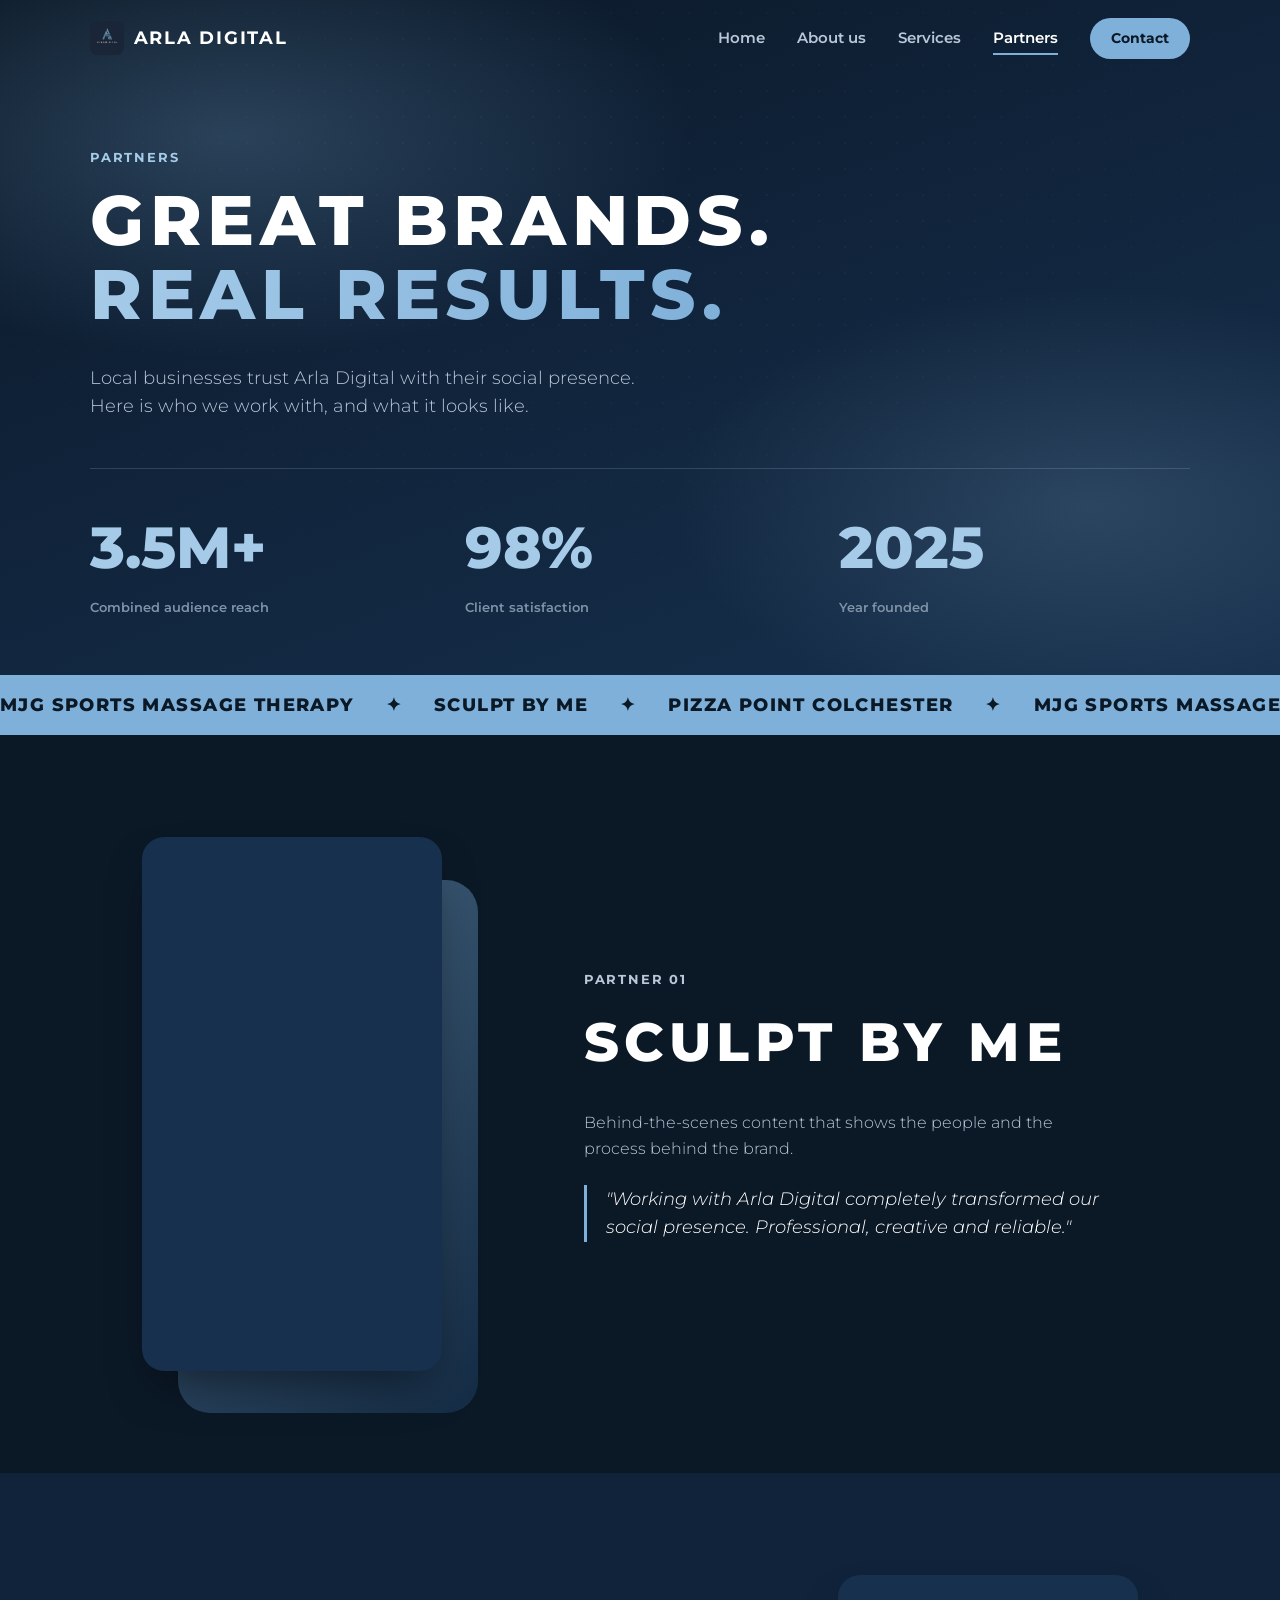
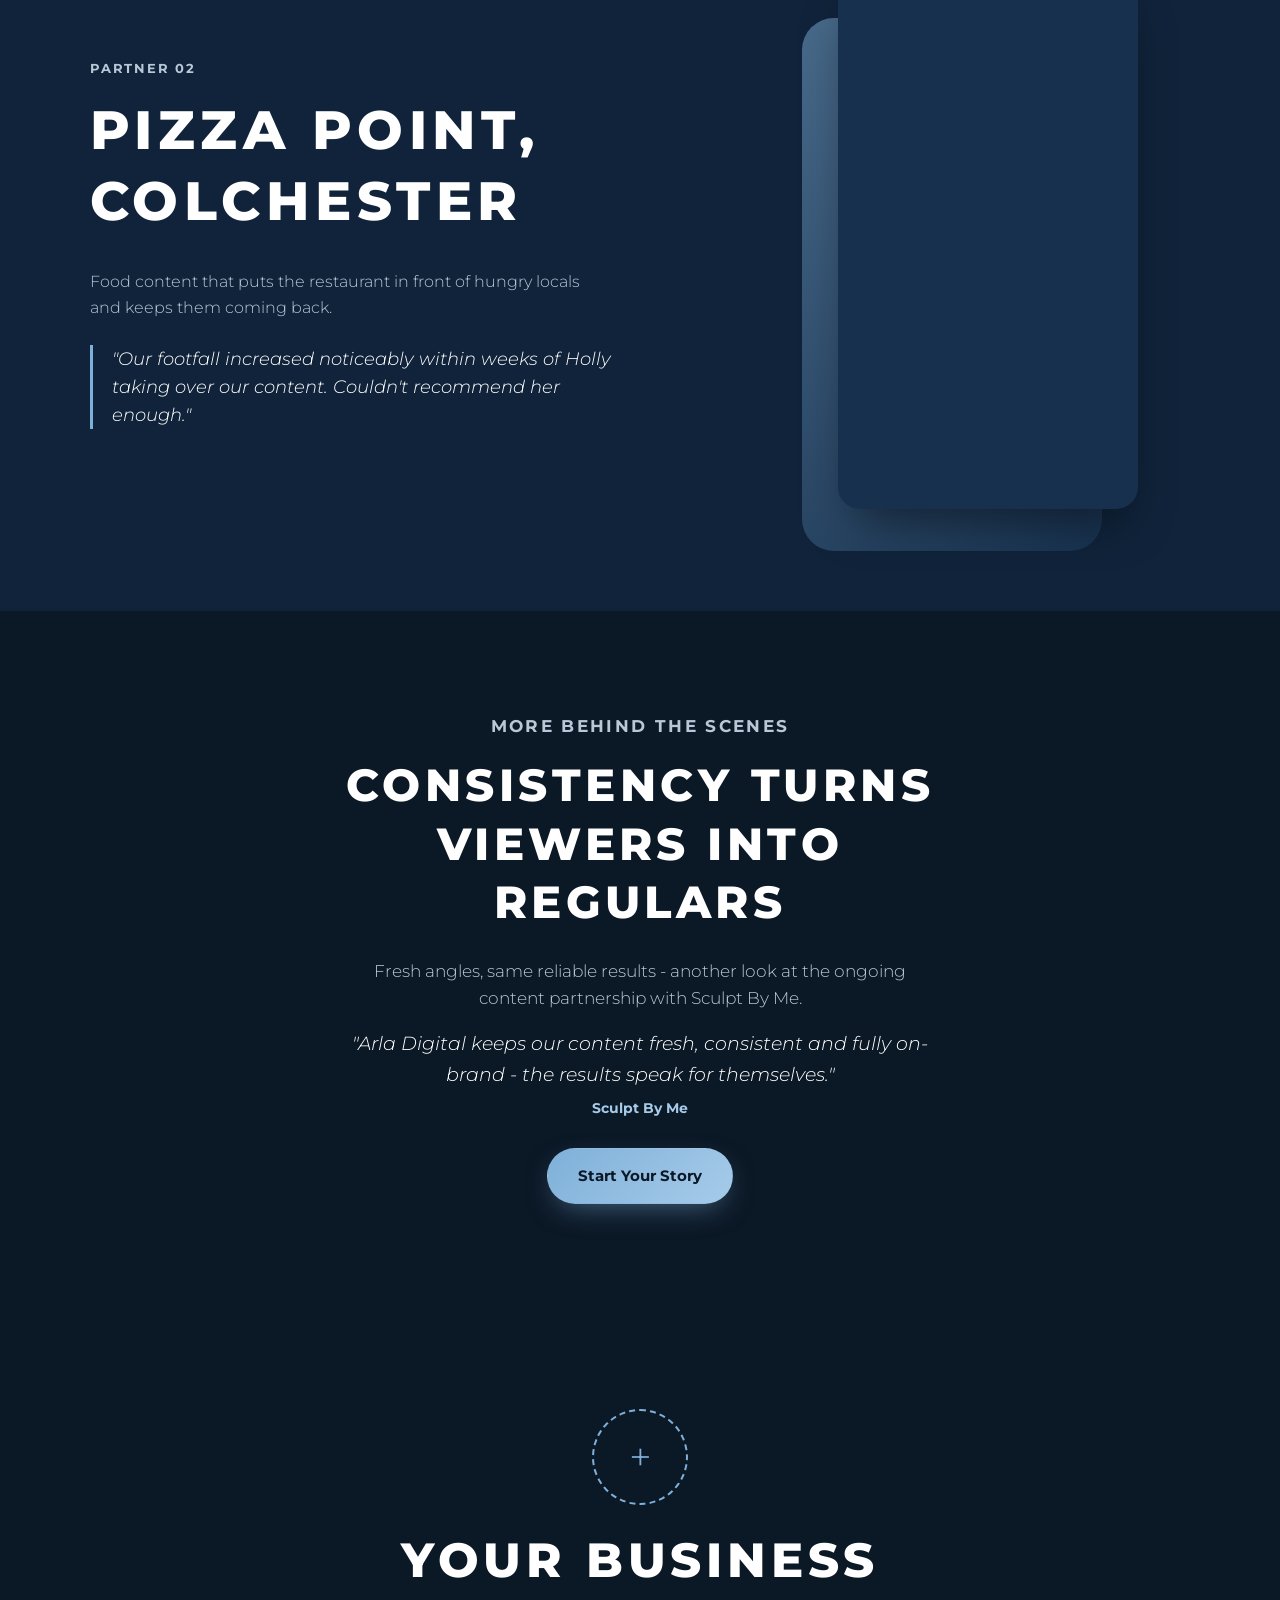
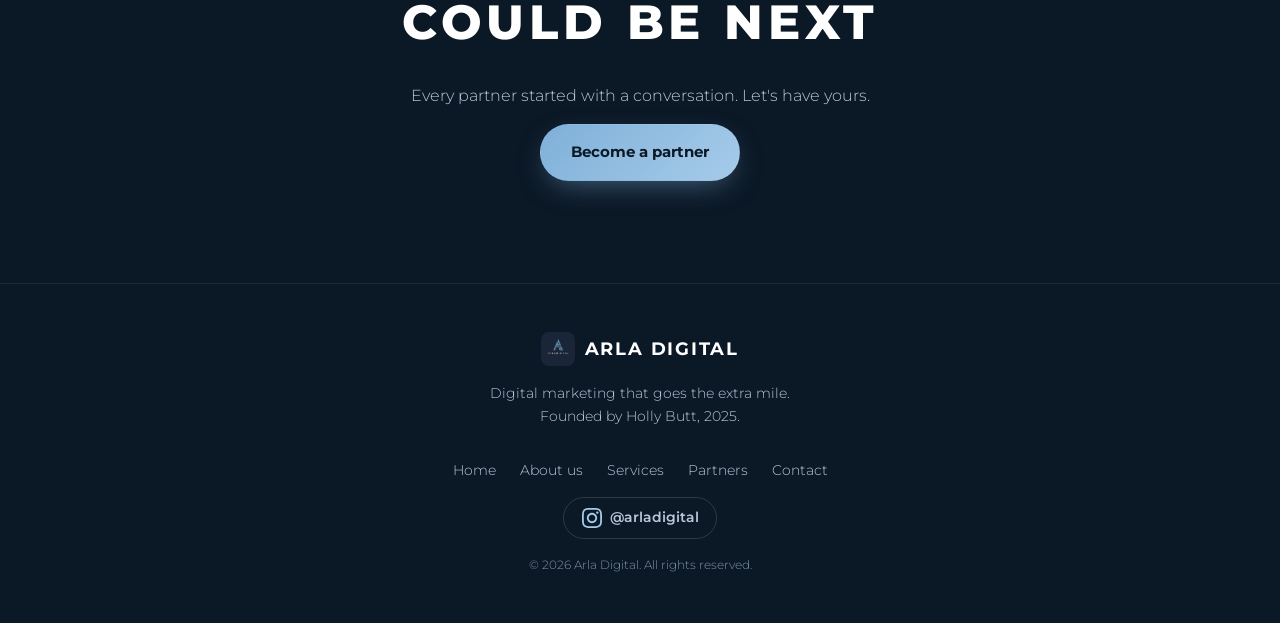
<file: partners.html>
<!DOCTYPE html>
<html lang="en-GB">
<head>
  <meta charset="UTF-8">
  <meta name="viewport" content="width=device-width, initial-scale=1.0">
  <title>Partners | Arla Digital</title>
  <meta name="description" content="See the businesses Arla Digital partners with and the content we create for them.">
  <meta name="keywords" content="Arla Digital, Holly Butt, digital marketing agency, social media marketing, brand strategy, Colchester marketing agency, content marketing">
  <meta name="author" content="Holly Butt, Arla Digital">
  <meta name="robots" content="index, follow">
  <link rel="canonical" href="./partners.html">

  <!-- Open Graph -->
  <meta property="og:type" content="website">
  <meta property="og:title" content="Partners | Arla Digital">
  <meta property="og:description" content="Growth-driven digital marketing solutions from Arla Digital, founded by Holly Butt in 2025. Let's create something amazing together.">
  <meta property="og:image" content="./assets/arla-digital-logo.jpg">
  <meta property="og:locale" content="en_GB">

  <!-- Twitter -->
  <meta name="twitter:card" content="summary_large_image">
  <meta name="twitter:title" content="Arla Digital | Digital Marketing Going the Extra Mile">
  <meta name="twitter:description" content="Growth-driven digital marketing solutions. Social media, strategy and content that gets results.">
  <meta name="twitter:image" content="./assets/arla-digital-logo.jpg">

  <link rel="icon" type="image/jpeg" href="./assets/arla-digital-logo.jpg">
  <link rel="preconnect" href="https://fonts.googleapis.com">
  <link rel="preconnect" href="https://fonts.gstatic.com" crossorigin>
  <link href="https://fonts.googleapis.com/css2?family=Montserrat:ital,wght@0,300;0,400;0,500;0,600;0,700;0,800;1,300&display=swap" rel="stylesheet">
  <link rel="stylesheet" href="./styles.css">

  <script type="application/ld+json">
  {
    "@context": "https://schema.org",
    "@type": "MarketingAgency",
    "name": "Arla Digital",
    "founder": {
      "@type": "Person",
      "name": "Holly Butt"
    },
    "foundingDate": "2025",
    "description": "Growth-driven digital marketing agency offering social media marketing, brand strategy and content creation.",
    "image": "./assets/arla-digital-logo.jpg",
    "sameAs": ["https://www.instagram.com/arladigital"]
  }
  </script>
</head>
<body>

  <a class="skip-link" href="#main">Skip to content</a>

  <header class="site-header" id="header">
    <div class="container header-inner">
      <a href="index.html" class="brand" aria-label="Arla Digital home">
        <img src="./assets/arla-digital-logo.jpg" alt="Arla Digital logo" class="brand-logo">
        <span class="brand-name">Arla Digital</span>
      </a>

      <nav class="main-nav" id="main-nav" aria-label="Primary">
        <button class="nav-close" id="navClose" type="button" aria-label="Close menu">
          <span aria-hidden="true"></span><span aria-hidden="true"></span>
        </button>
        <a href="index.html">Home</a>
        <a href="about.html">About us</a>
        <a href="services.html">Services</a>
        <a href="partners.html" aria-current="page">Partners</a>
        <a href="contact.html" class="nav-cta">Contact</a>
      </nav>

      <button class="nav-toggle" id="navToggle" aria-label="Open menu" aria-expanded="false" aria-controls="main-nav">
        <span></span><span></span><span></span>
      </button>
    </div>
  </header>

  <main id="main">
    <section class="ph ph-partners">
      <div class="hero-bg" aria-hidden="true"></div>
      <div class="container">
        <div class="reveal">
          <p class="eyebrow">Partners</p>
          <h1>Great brands.<br><span class="highlight">Real results.</span></h1>
          <p class="ph-sub">Local businesses trust Arla Digital with their social presence. Here is who we work with, and what it looks like.</p>
        </div>
        <div class="big-stats reveal" style="--delay:.1s">
          <div><span class="stat-num" data-count="3.5" data-decimals="1">0</span>M+<small>Combined audience reach</small></div>
          <div><span class="stat-num" data-count="98">0</span>%<small>Client satisfaction</small></div>
          <div><span class="stat-num" data-count="2025">0</span><small>Year founded</small></div>
        </div>
      </div>
    </section>

    <div class="marquee" aria-hidden="true"><div class="marquee-track"><span>MJG Sports Massage Therapy</span><i aria-hidden="true">✦</i><span>Sculpt By Me</span><i aria-hidden="true">✦</i><span>Pizza Point Colchester</span><i aria-hidden="true">✦</i><span>MJG Sports Massage Therapy</span><i aria-hidden="true">✦</i><span>Sculpt By Me</span><i aria-hidden="true">✦</i><span>Pizza Point Colchester</span><i aria-hidden="true">✦</i><span>MJG Sports Massage Therapy</span><i aria-hidden="true">✦</i><span>Sculpt By Me</span><i aria-hidden="true">✦</i><span>Pizza Point Colchester</span><i aria-hidden="true">✦</i><span>MJG Sports Massage Therapy</span><i aria-hidden="true">✦</i><span>Sculpt By Me</span><i aria-hidden="true">✦</i><span>Pizza Point Colchester</span><i aria-hidden="true">✦</i></div></div>

    <section class="case case-a">
      <div class="container case-grid">
        <div class="case-media reveal"><video class="work-video" src="./assets/behind-the-scenes-with-sculpt-by-me.MP4" muted loop playsinline preload="metadata" aria-label="Behind the scenes content creation with Sculpt By Me"></video></div>
        <div class="case-copy reveal" style="--delay:.1s">
          <p class="eyebrow">Partner 01</p>
          <h2>Sculpt By Me</h2>
          <p>Behind-the-scenes content that shows the people and the process behind the brand.</p>
          <blockquote class="case-quote">"Working with Arla Digital completely transformed our social presence. Professional, creative and reliable."</blockquote>
        </div>
      </div>
    </section>

    <section class="case case-b">
      <div class="container case-grid flip">
        <div class="case-media reveal"><video class="work-video" src="./assets/pizza-point-colchester.MP4" muted loop playsinline preload="metadata" aria-label="Content creation for Pizza Point Colchester"></video></div>
        <div class="case-copy reveal" style="--delay:.1s">
          <p class="eyebrow">Partner 02</p>
          <h2>Pizza Point, Colchester</h2>
          <p>Food content that puts the restaurant in front of hungry locals and keeps them coming back.</p>
          <blockquote class="case-quote">"Our footfall increased noticeably within weeks of Holly taking over our content. Couldn't recommend her enough."</blockquote>
        </div>
      </div>
    </section>

    <!-- ===== VIDEO CTA / MORE BEHIND THE SCENES ===== -->
    <section class="video-cta" id="spotlight">
      <video class="video-cta-bg" src="./assets/behind-the-scenes-with-sculpt-by-me-2.mp4" autoplay muted loop playsinline aria-hidden="true"></video>
      <div class="video-cta-overlay" aria-hidden="true"></div>
      <div class="container video-cta-inner reveal">
        <p class="eyebrow">More behind the scenes</p>
        <h2>Consistency turns viewers into regulars</h2>
        <p>Fresh angles, same reliable results - another look at the ongoing content partnership with Sculpt By Me.</p>
        <blockquote class="spot-quote">"Arla Digital keeps our content fresh, consistent and fully on-brand - the results speak for themselves."<cite>Sculpt By Me</cite></blockquote>
        <a href="contact.html" class="btn btn-primary">Start Your Story</a>
      </div>
    </section>

    <section class="next">
      <div class="container next-inner reveal">
        <div class="next-slot" aria-hidden="true">+</div>
        <h2>Your business could be next</h2>
        <p>Every partner started with a conversation. Let's have yours.</p>
        <a href="contact.html" class="btn btn-primary">Become a partner</a>
      </div>
    </section>

  </main>

  <!-- ===== FOOTER ===== -->
  <footer class="site-footer">
    <div class="container footer-inner">
      <a href="index.html" class="brand">
        <img src="./assets/arla-digital-logo.jpg" alt="Arla Digital logo" class="brand-logo">
        <span class="brand-name">Arla Digital</span>
      </a>
      <p class="footer-tagline">Digital marketing that goes the extra mile. Founded by Holly Butt, 2025.</p>

      <nav class="footer-nav" aria-label="Footer">
        <a href="index.html">Home</a>
        <a href="about.html">About us</a>
        <a href="services.html">Services</a>
        <a href="partners.html">Partners</a>
        <a href="contact.html">Contact</a>
      </nav>

      <div class="footer-socials" aria-label="Social media">
        <a href="https://www.instagram.com/arladigital/?hl=en" class="social-link" target="_blank" rel="noopener noreferrer" aria-label="Arla Digital on Instagram">
          <svg viewBox="0 0 24 24" width="20" height="20" aria-hidden="true" focusable="false">
            <path fill="currentColor" d="M12 2.163c3.204 0 3.584.012 4.85.07 3.252.148 4.771 1.691 4.919 4.919.058 1.265.069 1.645.069 4.849 0 3.205-.012 3.584-.069 4.849-.149 3.225-1.664 4.771-4.919 4.919-1.266.058-1.644.07-4.85.07-3.204 0-3.584-.012-4.849-.07-3.26-.149-4.771-1.699-4.919-4.92-.058-1.265-.07-1.644-.07-4.849 0-3.204.013-3.583.07-4.849.149-3.227 1.664-4.771 4.919-4.919 1.266-.057 1.645-.069 4.849-.069zm0-2.163c-3.259 0-3.667.014-4.947.072-4.358.2-6.78 2.618-6.98 6.98-.059 1.281-.073 1.689-.073 4.948 0 3.259.014 3.668.072 4.948.2 4.358 2.618 6.78 6.98 6.98 1.281.058 1.689.072 4.948.072 3.259 0 3.668-.014 4.948-.072 4.354-.2 6.782-2.618 6.98-6.98.059-1.28.073-1.689.073-4.948 0-3.259-.014-3.667-.072-4.947-.196-4.354-2.617-6.78-6.979-6.98-1.281-.059-1.69-.073-4.949-.073zm0 5.838c-3.403 0-6.162 2.759-6.162 6.162s2.759 6.163 6.162 6.163 6.162-2.759 6.162-6.163c0-3.403-2.759-6.162-6.162-6.162zm0 10.162c-2.209 0-4-1.79-4-4 0-2.209 1.791-4 4-4s4 1.791 4 4c0 2.21-1.791 4-4 4zm6.406-11.845c-.796 0-1.441.645-1.441 1.44s.645 1.44 1.441 1.44c.795 0 1.439-.645 1.439-1.44s-.644-1.44-1.439-1.44z"/>
          </svg>
          <span>@arladigital</span>
        </a>
      </div>

      <p class="footer-copy">&copy; <span id="year"></span> Arla Digital. All rights reserved.</p>
    </div>
  </footer>

  <script src="./script.js"></script>
</body>
</html>
</file>
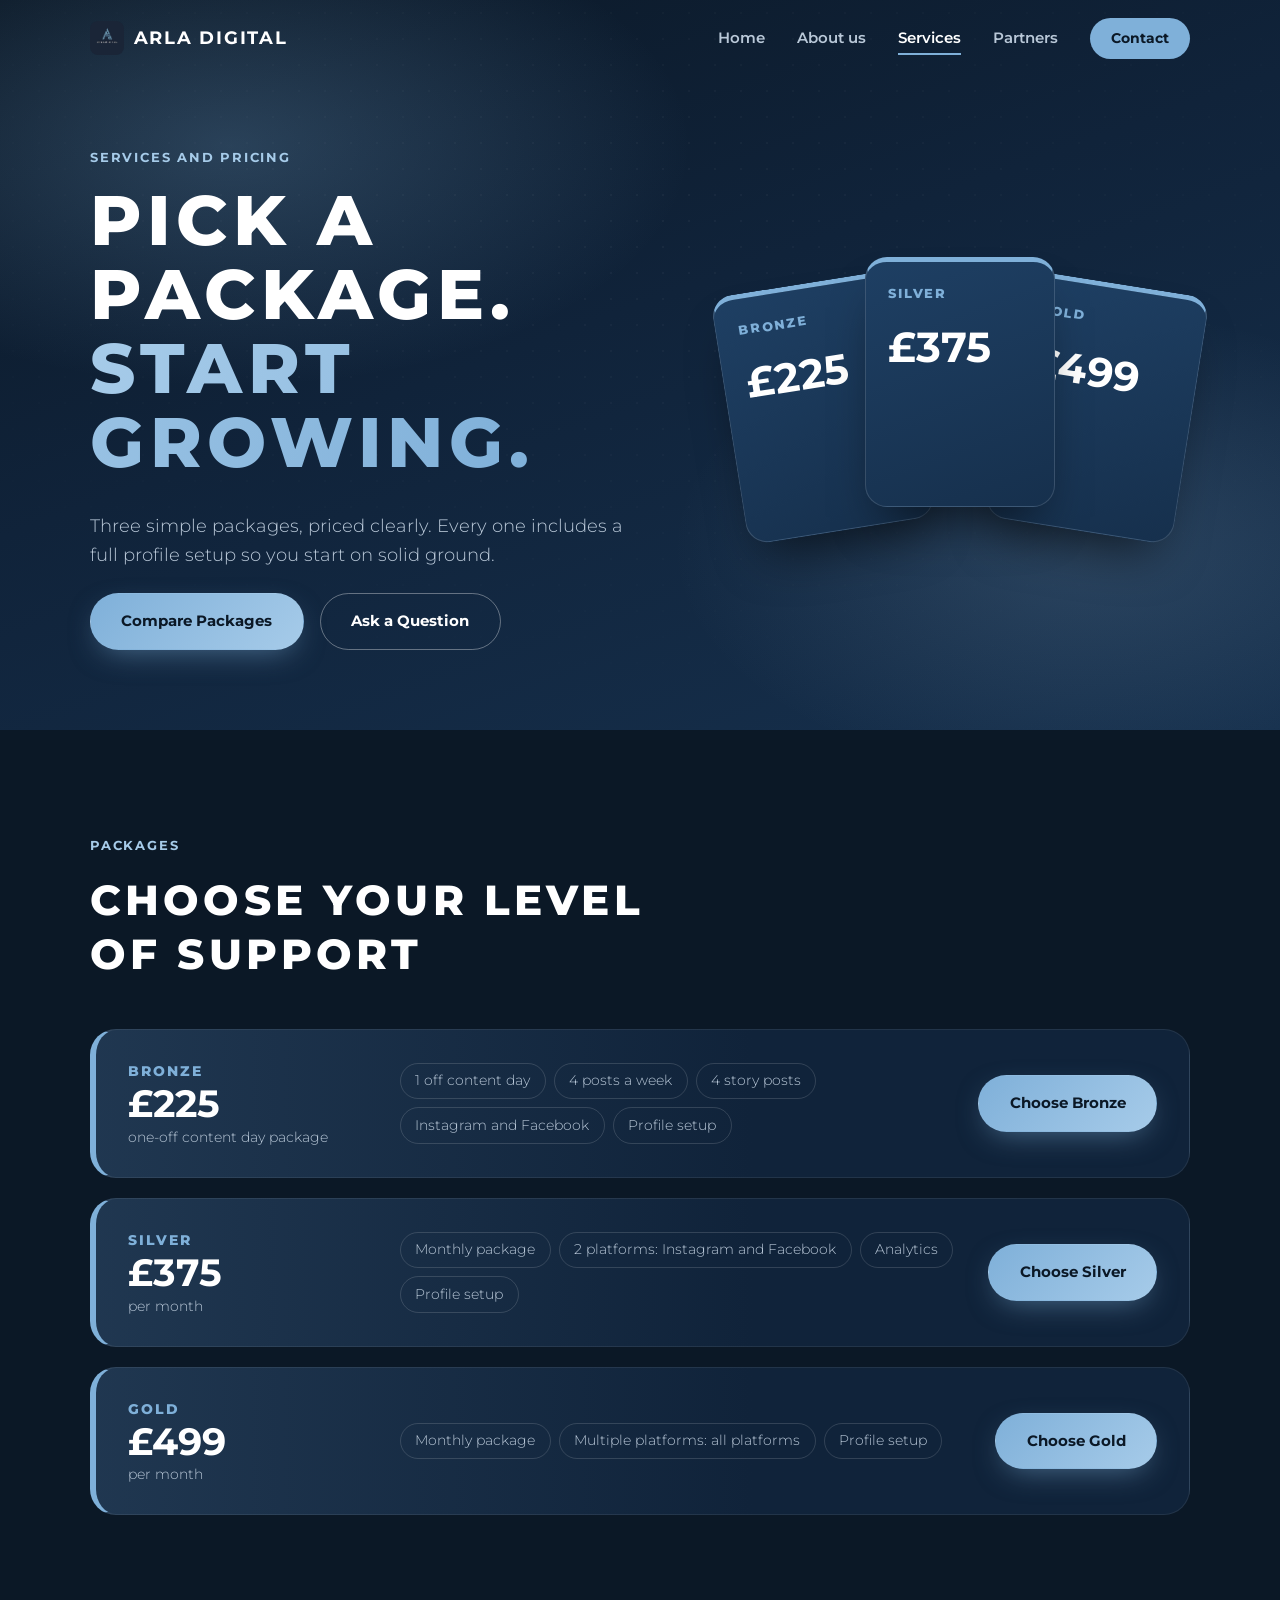
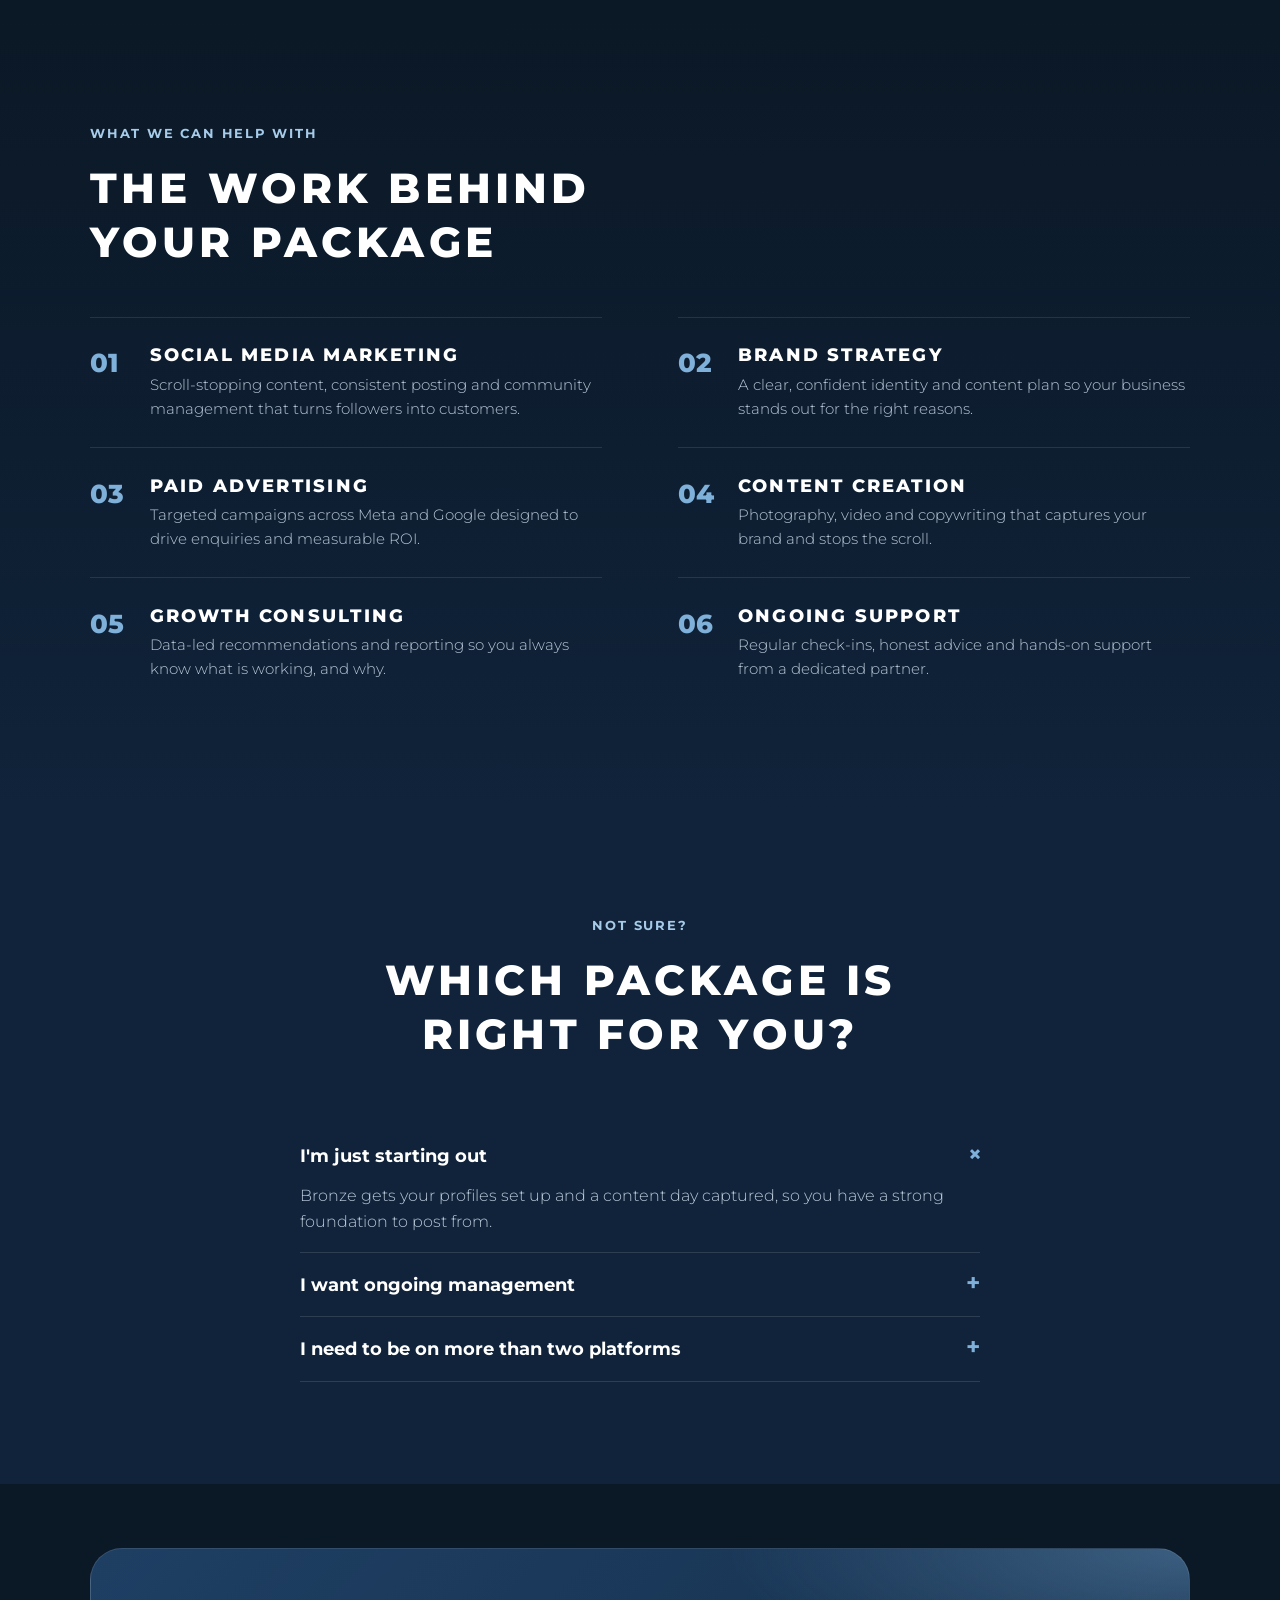
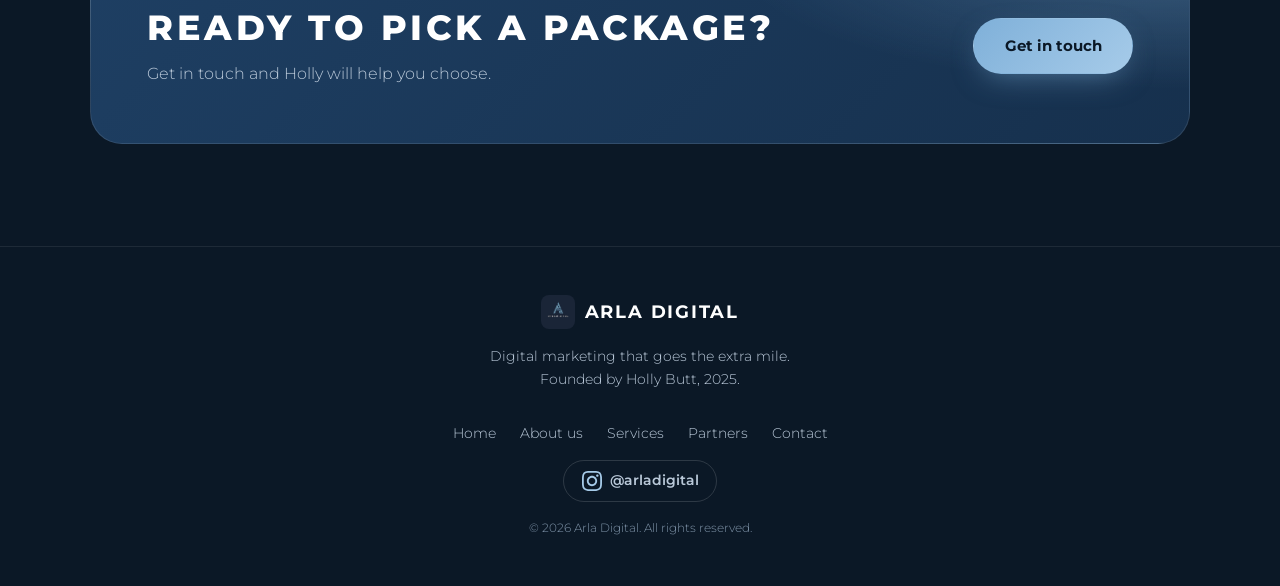
<file: services.html>
<!DOCTYPE html>
<html lang="en-GB">
<head>
  <meta charset="UTF-8">
  <meta name="viewport" content="width=device-width, initial-scale=1.0">
  <title>Services and Pricing | Arla Digital</title>
  <meta name="description" content="Bronze £225, Silver £375 and Gold £499 social media marketing packages from Arla Digital.">
  <meta name="keywords" content="Arla Digital, Holly Butt, digital marketing agency, social media marketing, brand strategy, Colchester marketing agency, content marketing">
  <meta name="author" content="Holly Butt, Arla Digital">
  <meta name="robots" content="index, follow">
  <link rel="canonical" href="./services.html">

  <!-- Open Graph -->
  <meta property="og:type" content="website">
  <meta property="og:title" content="Services and Pricing | Arla Digital">
  <meta property="og:description" content="Growth-driven digital marketing solutions from Arla Digital, founded by Holly Butt in 2025. Let's create something amazing together.">
  <meta property="og:image" content="./assets/arla-digital-logo.jpg">
  <meta property="og:locale" content="en_GB">

  <!-- Twitter -->
  <meta name="twitter:card" content="summary_large_image">
  <meta name="twitter:title" content="Arla Digital | Digital Marketing Going the Extra Mile">
  <meta name="twitter:description" content="Growth-driven digital marketing solutions. Social media, strategy and content that gets results.">
  <meta name="twitter:image" content="./assets/arla-digital-logo.jpg">

  <link rel="icon" type="image/jpeg" href="./assets/arla-digital-logo.jpg">
  <link rel="preconnect" href="https://fonts.googleapis.com">
  <link rel="preconnect" href="https://fonts.gstatic.com" crossorigin>
  <link href="https://fonts.googleapis.com/css2?family=Montserrat:ital,wght@0,300;0,400;0,500;0,600;0,700;0,800;1,300&display=swap" rel="stylesheet">
  <link rel="stylesheet" href="./styles.css">

  <script type="application/ld+json">
  {
    "@context": "https://schema.org",
    "@type": "MarketingAgency",
    "name": "Arla Digital",
    "founder": {
      "@type": "Person",
      "name": "Holly Butt"
    },
    "foundingDate": "2025",
    "description": "Growth-driven digital marketing agency offering social media marketing, brand strategy and content creation.",
    "image": "./assets/arla-digital-logo.jpg",
    "sameAs": ["https://www.instagram.com/arladigital"]
  }
  </script>
</head>
<body>

  <a class="skip-link" href="#main">Skip to content</a>

  <header class="site-header" id="header">
    <div class="container header-inner">
      <a href="index.html" class="brand" aria-label="Arla Digital home">
        <img src="./assets/arla-digital-logo.jpg" alt="Arla Digital logo" class="brand-logo">
        <span class="brand-name">Arla Digital</span>
      </a>

      <nav class="main-nav" id="main-nav" aria-label="Primary">
        <button class="nav-close" id="navClose" type="button" aria-label="Close menu">
          <span aria-hidden="true"></span><span aria-hidden="true"></span>
        </button>
        <a href="index.html">Home</a>
        <a href="about.html">About us</a>
        <a href="services.html" aria-current="page">Services</a>
        <a href="partners.html">Partners</a>
        <a href="contact.html" class="nav-cta">Contact</a>
      </nav>

      <button class="nav-toggle" id="navToggle" aria-label="Open menu" aria-expanded="false" aria-controls="main-nav">
        <span></span><span></span><span></span>
      </button>
    </div>
  </header>

  <main id="main">
    <section class="ph ph-services">
      <div class="hero-bg" aria-hidden="true"></div>
      <div class="container ph-grid">
        <div class="ph-copy reveal">
          <p class="eyebrow">Services and pricing</p>
          <h1>Pick a package. <span class="highlight">Start growing.</span></h1>
          <p class="ph-sub">Three simple packages, priced clearly. Every one includes a full profile setup so you start on solid ground.</p>
          <div class="hero-actions">
            <a href="#packages" class="btn btn-primary">Compare Packages</a>
            <a href="contact.html" class="btn btn-outline">Ask a Question</a>
          </div>
        </div>
        <div class="fan reveal" style="--delay:.15s" aria-hidden="true">
          <div class="fan-card tier-bronze"><span>Bronze</span><strong>£225</strong></div>
          <div class="fan-card tier-silver"><span>Silver</span><strong>£375</strong></div>
          <div class="fan-card tier-gold"><span>Gold</span><strong>£499</strong></div>
        </div>
      </div>
    </section>

    <section class="tiers" id="packages">
      <div class="container">
        <div class="left-head reveal">
          <p class="eyebrow">Packages</p>
          <h2>Choose your level of support</h2>
        </div>
        <div class="tier-list">
          <article class="tier-row tier-bronze reveal">
            <div class="tier-id"><span class="tier-tag">Bronze</span><p class="price"><strong>£225</strong> <span>one-off content day package</span></p></div>
            <ul class="tier-feats"><li>1 off content day</li><li>4 posts a week</li><li>4 story posts</li><li>Instagram and Facebook</li><li>Profile setup</li></ul>
            <a href="contact.html?package=bronze" class="btn btn-primary">Choose Bronze</a>
          </article>
          <article class="tier-row tier-silver reveal">
            <div class="tier-id"><span class="tier-tag">Silver</span><p class="price"><strong>£375</strong> <span>per month</span></p></div>
            <ul class="tier-feats"><li>Monthly package</li><li>2 platforms: Instagram and Facebook</li><li>Analytics</li><li>Profile setup</li></ul>
            <a href="contact.html?package=silver" class="btn btn-primary">Choose Silver</a>
          </article>
          <article class="tier-row tier-gold reveal">
            <div class="tier-id"><span class="tier-tag">Gold</span><p class="price"><strong>£499</strong> <span>per month</span></p></div>
            <ul class="tier-feats"><li>Monthly package</li><li>Multiple platforms: all platforms</li><li>Profile setup</li></ul>
            <a href="contact.html?package=gold" class="btn btn-primary">Choose Gold</a>
          </article>
        </div>
      </div>
    </section>

    <section class="help">
      <div class="container">
        <div class="left-head reveal">
          <p class="eyebrow">What we can help with</p>
          <h2>The work behind your package</h2>
        </div>
        <ol class="help-list">
          <li class="reveal" style="--delay:0.0s"><span class="num">01</span><div><h3>Social Media Marketing</h3><p>Scroll-stopping content, consistent posting and community management that turns followers into customers.</p></div></li>
          <li class="reveal" style="--delay:0.08s"><span class="num">02</span><div><h3>Brand Strategy</h3><p>A clear, confident identity and content plan so your business stands out for the right reasons.</p></div></li>
          <li class="reveal" style="--delay:0.0s"><span class="num">03</span><div><h3>Paid Advertising</h3><p>Targeted campaigns across Meta and Google designed to drive enquiries and measurable ROI.</p></div></li>
          <li class="reveal" style="--delay:0.08s"><span class="num">04</span><div><h3>Content Creation</h3><p>Photography, video and copywriting that captures your brand and stops the scroll.</p></div></li>
          <li class="reveal" style="--delay:0.0s"><span class="num">05</span><div><h3>Growth Consulting</h3><p>Data-led recommendations and reporting so you always know what is working, and why.</p></div></li>
          <li class="reveal" style="--delay:0.08s"><span class="num">06</span><div><h3>Ongoing Support</h3><p>Regular check-ins, honest advice and hands-on support from a dedicated partner.</p></div></li>
        </ol>
      </div>
    </section>

    <section class="choose">
      <div class="container choose-inner">
        <div class="section-head reveal">
          <p class="eyebrow">Not sure?</p>
          <h2>Which package is right for you?</h2>
        </div>
        <div class="acc reveal">
          <details open><summary>I'm just starting out</summary><p>Bronze gets your profiles set up and a content day captured, so you have a strong foundation to post from.</p></details>
          <details><summary>I want ongoing management</summary><p>Silver is a monthly package covering Instagram and Facebook, with analytics so you can see what is working.</p></details>
          <details><summary>I need to be on more than two platforms</summary><p>Gold is a monthly package across all platforms, so your brand shows up wherever your customers are.</p></details>
        </div>
      </div>
    </section>

    <section class="banner-wrap">
      <div class="container">
        <div class="banner reveal">
          <div>
            <h2>Ready to pick a package?</h2>
            <p>Get in touch and Holly will help you choose.</p>
          </div>
          <a href="contact.html" class="btn btn-primary">Get in touch</a>
        </div>
      </div>
    </section>

  </main>

  <!-- ===== FOOTER ===== -->
  <footer class="site-footer">
    <div class="container footer-inner">
      <a href="index.html" class="brand">
        <img src="./assets/arla-digital-logo.jpg" alt="Arla Digital logo" class="brand-logo">
        <span class="brand-name">Arla Digital</span>
      </a>
      <p class="footer-tagline">Digital marketing that goes the extra mile. Founded by Holly Butt, 2025.</p>

      <nav class="footer-nav" aria-label="Footer">
        <a href="index.html">Home</a>
        <a href="about.html">About us</a>
        <a href="services.html">Services</a>
        <a href="partners.html">Partners</a>
        <a href="contact.html">Contact</a>
      </nav>

      <div class="footer-socials" aria-label="Social media">
        <a href="https://www.instagram.com/arladigital/?hl=en" class="social-link" target="_blank" rel="noopener noreferrer" aria-label="Arla Digital on Instagram">
          <svg viewBox="0 0 24 24" width="20" height="20" aria-hidden="true" focusable="false">
            <path fill="currentColor" d="M12 2.163c3.204 0 3.584.012 4.85.07 3.252.148 4.771 1.691 4.919 4.919.058 1.265.069 1.645.069 4.849 0 3.205-.012 3.584-.069 4.849-.149 3.225-1.664 4.771-4.919 4.919-1.266.058-1.644.07-4.85.07-3.204 0-3.584-.012-4.849-.07-3.26-.149-4.771-1.699-4.919-4.92-.058-1.265-.07-1.644-.07-4.849 0-3.204.013-3.583.07-4.849.149-3.227 1.664-4.771 4.919-4.919 1.266-.057 1.645-.069 4.849-.069zm0-2.163c-3.259 0-3.667.014-4.947.072-4.358.2-6.78 2.618-6.98 6.98-.059 1.281-.073 1.689-.073 4.948 0 3.259.014 3.668.072 4.948.2 4.358 2.618 6.78 6.98 6.98 1.281.058 1.689.072 4.948.072 3.259 0 3.668-.014 4.948-.072 4.354-.2 6.782-2.618 6.98-6.98.059-1.28.073-1.689.073-4.948 0-3.259-.014-3.667-.072-4.947-.196-4.354-2.617-6.78-6.979-6.98-1.281-.059-1.69-.073-4.949-.073zm0 5.838c-3.403 0-6.162 2.759-6.162 6.162s2.759 6.163 6.162 6.163 6.162-2.759 6.162-6.163c0-3.403-2.759-6.162-6.162-6.162zm0 10.162c-2.209 0-4-1.79-4-4 0-2.209 1.791-4 4-4s4 1.791 4 4c0 2.21-1.791 4-4 4zm6.406-11.845c-.796 0-1.441.645-1.441 1.44s.645 1.44 1.441 1.44c.795 0 1.439-.645 1.439-1.44s-.644-1.44-1.439-1.44z"/>
          </svg>
          <span>@arladigital</span>
        </a>
      </div>

      <p class="footer-copy">&copy; <span id="year"></span> Arla Digital. All rights reserved.</p>
    </div>
  </footer>

  <script src="./script.js"></script>
</body>
</html>
</file>
<file: styles.css>
/* =========================================================
   Arla Digital — Design tokens
   ========================================================= */
:root {
  --navy-950: #0b1826;
  --navy-900: #10233a;
  --navy-800: #16304d;
  --navy-700: #1e3f63;
  --teal-400: #7fb0d9;
  --teal-300: #a6cbe9;
  --white: #ffffff;
  --ink-muted: #b9c8d8;
  --ink-faint: #7f93a8;

  --font-display: "Montserrat", -apple-system, BlinkMacSystemFont, "Segoe UI", sans-serif;
  --font-body: "Montserrat", -apple-system, BlinkMacSystemFont, "Segoe UI", sans-serif;

  --container-w: 1180px;
  --radius-lg: 22px;
  --radius-md: 14px;
  --section-pad: clamp(4rem, 8vw, 7.5rem);

  --ease: cubic-bezier(.16,.84,.44,1);
}

/* =========================================================
   Reset
   ========================================================= */
*, *::before, *::after { box-sizing: border-box; }
html { scroll-behavior: smooth; }
body {
  margin: 0;
  font-family: var(--font-body);
  font-weight: 300;
  background: var(--navy-950);
  color: var(--white);
  line-height: 1.6;
  overflow-x: hidden;
  -webkit-font-smoothing: antialiased;
}
img, video { max-width: 100%; display: block; }
a { color: inherit; text-decoration: none; }
ul { list-style: none; margin: 0; padding: 0; }
h1, h2, h3 {
  font-family: var(--font-display);
  font-weight: 800;
  text-transform: uppercase;
  line-height: 1.3;
  margin: 0 0 .6em;
}
h1 { letter-spacing: .08em; }
h2 { letter-spacing: .1em; }
h3 { letter-spacing: .12em; }
p { margin: 0 0 1em; }
button { font-family: inherit; }

.container {
  width: 100%;
  max-width: var(--container-w);
  margin-inline: auto;
  padding-inline: clamp(1.25rem, 4vw, 2.5rem);
}

.skip-link {
  position: absolute; left: -999px; top: 0;
  background: var(--teal-400); color: var(--navy-950);
  padding: .75rem 1.25rem; z-index: 999; border-radius: 0 0 8px 0;
}
.skip-link:focus { left: 0; }

.eyebrow {
  display: inline-block;
  font-size: .8rem;
  letter-spacing: .14em;
  text-transform: uppercase;
  font-weight: 700;
  color: var(--teal-300);
  margin-bottom: 1rem;
}

/* =========================================================
   Buttons
   ========================================================= */
.btn {
  display: inline-flex;
  align-items: center;
  gap: .5rem;
  padding: .95rem 1.9rem;
  border-radius: 999px;
  font-weight: 700;
  font-size: .95rem;
  border: 1px solid transparent;
  cursor: pointer;
  transition: transform .35s var(--ease), background .3s ease, border-color .3s ease, box-shadow .3s ease;
  white-space: nowrap;
}
.btn span { transition: transform .3s ease; }
.btn:hover span { transform: translateX(3px); }
.btn:hover { transform: translateY(-2px); }

.btn-primary {
  background: linear-gradient(135deg, var(--teal-400), var(--teal-300));
  color: var(--navy-950);
  box-shadow: 0 10px 30px -10px rgba(127,176,217,.55);
}
.btn-primary:hover { box-shadow: 0 16px 36px -10px rgba(127,176,217,.7); }

.btn-outline {
  background: transparent;
  color: var(--white);
  border-color: rgba(255,255,255,.35);
}
.btn-outline:hover { border-color: var(--white); background: rgba(255,255,255,.06); }

.btn-block { width: 100%; justify-content: center; }

/* =========================================================
   Header
   ========================================================= */
.site-header {
  position: fixed;
  top: 0; left: 0; right: 0;
  z-index: 100;
  background: rgba(11,24,38,0);
  border-bottom: 1px solid rgba(255,255,255,0);
  transition: background .4s ease, border-color .4s ease, box-shadow .4s ease;
}
.site-header.scrolled {
  background: rgba(11,24,38,.85);
  backdrop-filter: blur(14px);
  border-color: rgba(255,255,255,.08);
  box-shadow: 0 10px 30px -20px rgba(0,0,0,.6);
}

.header-inner {
  display: flex;
  align-items: center;
  justify-content: space-between;
  padding-block: 1.1rem;
}

.brand { display: flex; align-items: center; gap: .6rem; }
.brand-logo { width: 34px; height: 34px; border-radius: 8px; object-fit: cover; }
.brand-name { font-family: var(--font-display); font-weight: 700; text-transform: uppercase; font-size: 1.1rem; letter-spacing: .1em; }

.main-nav { display: flex; align-items: center; gap: 2rem; }
.main-nav a:not(.nav-cta) {
  font-size: .92rem; font-weight: 600; color: var(--ink-muted);
  position: relative; padding-block: .3rem;
  transition: color .25s ease;
}
.main-nav a:not(.nav-cta)::after {
  content: ""; position: absolute; left: 0; bottom: 0;
  width: 0; height: 2px; background: var(--teal-400);
  transition: width .3s var(--ease);
}
.main-nav a:not(.nav-cta):hover { color: var(--white); }
.main-nav a:not(.nav-cta):hover::after { width: 100%; }

.nav-cta {
  background: var(--teal-400);
  color: var(--navy-950);
  padding: .6rem 1.3rem;
  border-radius: 999px;
  font-weight: 700;
  font-size: .88rem;
  transition: transform .3s var(--ease), box-shadow .3s ease;
}
.nav-cta:hover { transform: translateY(-2px); box-shadow: 0 10px 24px -10px rgba(127,176,217,.6); }

.nav-toggle {
  display: none;
  flex-direction: column;
  gap: 5px;
  background: none; border: none; cursor: pointer; padding: .5rem;
}
.nav-close { display: none; }
.nav-toggle span { width: 24px; height: 2px; background: var(--white); border-radius: 2px; transition: transform .3s ease, opacity .3s ease; }

/* =========================================================
   Hero
   ========================================================= */
.hero {
  position: relative;
  min-height: 100vh;
  display: flex;
  align-items: center;
  padding-top: 6rem;
  padding-bottom: 4rem;
  overflow: hidden;
}
.hero-bg {
  position: absolute; inset: 0; z-index: 0;
  background:
    radial-gradient(60% 55% at 18% 20%, rgba(127,176,217,.25), transparent 60%),
    radial-gradient(50% 50% at 85% 75%, rgba(166,203,233,.16), transparent 65%),
    linear-gradient(160deg, var(--navy-950) 0%, var(--navy-900) 45%, var(--navy-800) 100%);
}
.hero-bg::after {
  content: "";
  position: absolute; inset: 0;
  background-image: radial-gradient(rgba(255,255,255,.08) 1px, transparent 1px);
  background-size: 26px 26px;
  mask-image: radial-gradient(70% 70% at 50% 30%, black, transparent);
  opacity: .5;
}

.hero-inner {
  position: relative; z-index: 1;
  display: grid;
  grid-template-columns: 1.15fr .85fr;
  gap: clamp(2rem, 5vw, 4rem);
  align-items: center;
}

.hero h1 {
  font-size: clamp(2.4rem, 5vw, 3.9rem);
  margin-bottom: .5em;
}
.highlight {
  background: linear-gradient(100deg, var(--teal-300), var(--teal-400));
  -webkit-background-clip: text; background-clip: text; color: transparent;
}
.hero-sub {
  font-size: clamp(1rem, 1.4vw, 1.15rem);
  color: var(--ink-muted);
  max-width: 46ch;
}

.hero-quote {
  margin: 1.75rem 0;
  padding-left: 1.1rem;
  border-left: 3px solid var(--teal-400);
  font-style: italic;
  color: var(--white);
  font-size: 1.02rem;
}
.hero-quote cite {
  display: block; margin-top: .4rem;
  font-style: normal; font-size: .82rem; color: var(--ink-faint);
}

.hero-actions { display: flex; gap: 1rem; flex-wrap: wrap; margin-top: 1.5rem; }

.hero-visual { display: flex; justify-content: center; }
.phone-mockup {
  width: min(320px, 80%);
  filter: drop-shadow(0 30px 60px rgba(0,0,0,.45));
  animation: float 6s ease-in-out infinite;
}
@keyframes float {
  0%, 100% { transform: translateY(0); }
  50% { transform: translateY(-16px); }
}

.scroll-cue {
  position: absolute; bottom: 2rem; left: 50%; transform: translateX(-50%);
  width: 26px; height: 42px; border: 2px solid rgba(255,255,255,.4); border-radius: 999px;
  display: flex; justify-content: center; padding-top: 8px; z-index: 1;
}
.scroll-cue span { width: 4px; height: 8px; border-radius: 999px; background: var(--teal-300); animation: scrollDot 1.8s ease infinite; }
@keyframes scrollDot { 0% { opacity: 1; transform: translateY(0); } 100% { opacity: 0; transform: translateY(14px); } }

/* =========================================================
   Section shells
   ========================================================= */
section:not(.hero) { padding-block: var(--section-pad); }
.about { background: var(--navy-950); }
.services { background: linear-gradient(180deg, var(--navy-900), var(--navy-950)); }
.work { background: var(--navy-950); }
.testimonials { background: linear-gradient(180deg, var(--navy-950), var(--navy-900)); }
.cta { background: var(--navy-900); }

.section-head { max-width: 640px; margin-inline: auto; text-align: center; margin-bottom: clamp(2.5rem, 5vw, 4rem); }
.section-head h2 { font-size: clamp(1.9rem, 3.4vw, 2.6rem); }
.section-sub { color: var(--ink-muted); }

/* =========================================================
   About
   ========================================================= */
.about-grid {
  display: grid;
  grid-template-columns: .85fr 1.15fr;
  gap: clamp(2.5rem, 6vw, 5rem);
  align-items: center;
}
.about-media { position: relative; }
.about-photo {
  width: 100%;
  aspect-ratio: 4/5;
  object-fit: cover;
  border-radius: var(--radius-lg);
  box-shadow: 0 30px 60px -20px rgba(0,0,0,.55);
}
.about-badge {
  position: absolute; bottom: -1rem; right: -1rem;
  background: linear-gradient(135deg, var(--teal-400), var(--teal-300));
  color: var(--navy-950);
  border-radius: var(--radius-md);
  padding: 1rem 1.3rem;
  text-align: center;
  box-shadow: 0 18px 30px -12px rgba(0,0,0,.5);
}
.about-badge strong { display: block; font-family: var(--font-display); font-size: 1.5rem; line-height: 1; }
.about-badge span { font-size: .72rem; text-transform: uppercase; letter-spacing: .08em; font-weight: 700; }

.about-copy h2 { font-size: clamp(1.9rem, 3.4vw, 2.7rem); }
.about-copy p { color: var(--ink-muted); max-width: 56ch; }

.values-list {
  display: flex; flex-wrap: wrap; gap: .7rem 1.4rem;
  margin: 1.6rem 0 2rem;
}
.values-list li {
  font-size: .95rem; color: var(--ink-muted);
  padding: .5rem 1rem;
  border: 1px solid rgba(255,255,255,.12);
  border-radius: 999px;
}
.values-list strong { color: var(--teal-300); }

/* =========================================================
   Services
   ========================================================= */
.services-grid {
  display: grid;
  grid-template-columns: repeat(3, 1fr);
  gap: 1.5rem;
}
.service-card {
  background: linear-gradient(180deg, rgba(255,255,255,.04), rgba(255,255,255,.015));
  border: 1px solid rgba(255,255,255,.08);
  border-radius: var(--radius-lg);
  padding: 2rem;
  transition: transform .4s var(--ease), border-color .4s ease, background .4s ease;
}
.service-card:hover {
  transform: translateY(-6px);
  border-color: rgba(127,176,217,.4);
  background: linear-gradient(180deg, rgba(127,176,217,.1), rgba(255,255,255,.02));
}
.service-icon { font-size: 1.9rem; margin-bottom: 1rem; }
.service-card h3 { font-size: 1.2rem; margin-bottom: .5em; }
.service-card p { color: var(--ink-muted); font-size: .95rem; margin: 0; }

/* =========================================================
   Work / results
   ========================================================= */
.work-grid {
  display: grid;
  grid-template-columns: 1fr 1fr;
  gap: clamp(2.5rem, 6vw, 5rem);
  align-items: center;
}
.work-copy p { color: var(--ink-muted); max-width: 52ch; }
.stats { display: flex; gap: 2.2rem; margin-top: 2rem; flex-wrap: wrap; }
.stat { font-family: var(--font-display); font-size: 1.6rem; color: var(--teal-300); }
.stat-label { display: block; font-family: var(--font-body); font-size: .78rem; color: var(--ink-faint); font-weight: 600; margin-top: .3rem; letter-spacing: .02em; }

.work-videos { display: grid; grid-template-columns: 1fr 1fr; gap: 1rem; }
.work-video {
  width: 100%; aspect-ratio: 9/16; object-fit: cover;
  border-radius: var(--radius-lg);
  box-shadow: 0 24px 48px -18px rgba(0,0,0,.55);
  background: var(--navy-800);
}
.work-videos .work-video:last-child { margin-top: 2.5rem; }

/* =========================================================
   Testimonials
   ========================================================= */
.testimonial-grid {
  display: grid;
  grid-template-columns: repeat(3, 1fr);
  gap: 1.5rem;
}
.testimonial-card {
  margin: 0;
  background: rgba(255,255,255,.03);
  border: 1px solid rgba(255,255,255,.08);
  border-radius: var(--radius-lg);
  padding: 2rem;
}
.testimonial-card p { font-style: italic; color: var(--white); font-size: 1rem; }
.testimonial-card cite { font-style: normal; font-size: .82rem; color: var(--teal-300); font-weight: 700; }

/* =========================================================
   Video CTA / client spotlight
   ========================================================= */
.video-cta {
  position: relative;
  min-height: 70vh;
  display: flex;
  align-items: center;
  justify-content: center;
  overflow: hidden;
  padding-block: var(--section-pad);
}
.video-cta-bg {
  position: absolute; inset: 0;
  width: 100%; height: 100%;
  object-fit: cover;
  z-index: 0;
}
.video-cta-overlay {
  position: absolute; inset: 0; z-index: 1;
  background:
    linear-gradient(180deg, rgba(11,24,38,.75) 0%, rgba(11,24,38,.55) 45%, rgba(11,24,38,.85) 100%);
}
.video-cta-inner {
  position: relative; z-index: 2;
  max-width: 680px;
  text-align: center;
}
.video-cta-inner h2 { font-size: clamp(1.9rem, 3.6vw, 2.8rem); }
.video-cta-inner p { color: var(--ink-muted); font-size: 1.05rem; }

/* =========================================================
   CTA / contact
   ========================================================= */
.cta-inner { max-width: 640px; margin-inline: auto; text-align: center; }
.cta h2 { font-size: clamp(1.9rem, 3.4vw, 2.7rem); }
.cta-sub { color: var(--ink-muted); }

.contact-form { text-align: left; margin-top: 2rem; display: flex; flex-direction: column; gap: 1.1rem; }
.form-row { display: grid; grid-template-columns: 1fr 1fr; gap: 1.1rem; }
.form-field { display: flex; flex-direction: column; gap: .45rem; }
.form-field label { font-size: .85rem; font-weight: 700; color: var(--ink-muted); }
.form-field input, .form-field textarea {
  background: rgba(255,255,255,.05);
  border: 1px solid rgba(255,255,255,.14);
  border-radius: var(--radius-md);
  padding: .85rem 1rem;
  color: var(--white);
  font-family: inherit;
  font-size: .95rem;
  resize: vertical;
  transition: border-color .25s ease, background .25s ease;
}
.form-field input:focus, .form-field textarea:focus {
  outline: none; border-color: var(--teal-400); background: rgba(255,255,255,.08);
}
.form-status { text-align: center; font-size: .9rem; color: var(--teal-300); min-height: 1.2em; }

/* =========================================================
   Footer
   ========================================================= */
.site-footer { background: var(--navy-950); border-top: 1px solid rgba(255,255,255,.08); padding-block: 3rem; }
.footer-inner { display: flex; flex-direction: column; align-items: center; text-align: center; gap: 1rem; }
.footer-tagline { color: var(--ink-muted); font-size: .9rem; max-width: 40ch; }
.footer-nav { display: flex; gap: 1.5rem; flex-wrap: wrap; justify-content: center; }
.footer-nav a { font-size: .88rem; color: var(--ink-muted); transition: color .25s ease; }
.footer-nav a:hover { color: var(--white); }

.footer-socials { display: flex; justify-content: center; }
.social-link {
  display: inline-flex;
  align-items: center;
  gap: .5rem;
  padding: .55rem 1.1rem;
  border-radius: 999px;
  border: 1px solid rgba(255,255,255,.14);
  color: var(--ink-muted);
  font-size: .85rem;
  font-weight: 600;
  transition: color .25s ease, border-color .25s ease, background .25s ease, transform .3s var(--ease);
}
.social-link svg { color: var(--teal-300); transition: color .25s ease; }
.social-link:hover {
  color: var(--white);
  border-color: rgba(127,176,217,.5);
  background: rgba(127,176,217,.08);
  transform: translateY(-2px);
}

.footer-copy { font-size: .78rem; color: var(--ink-faint); margin: 0; }

/* =========================================================
   Scroll-reveal animation
   ========================================================= */
.reveal {
  opacity: 0;
  transform: translateY(28px);
  transition: opacity .8s var(--ease), transform .8s var(--ease);
  transition-delay: var(--delay, 0s);
}
.reveal.is-visible { opacity: 1; transform: translateY(0); }

@media (prefers-reduced-motion: reduce) {
  .reveal { opacity: 1; transform: none; transition: none; }
  .phone-mockup { animation: none; }
  html { scroll-behavior: auto; }
}

/* =========================================================
   Responsive
   ========================================================= */
@media (max-width: 960px) {
  .hero-inner { grid-template-columns: 1fr; text-align: center; }
  .hero-copy { order: 2; }
  .hero-visual { order: 1; }
  .hero-actions, .hero-quote { justify-content: center; }
  .hero-sub { margin-inline: auto; }
  .about-grid, .work-grid { grid-template-columns: 1fr; }
  .about-media { max-width: 380px; margin-inline: auto; }
  .services-grid { grid-template-columns: repeat(2, 1fr); }
  .testimonial-grid { grid-template-columns: 1fr; }
}

@media (max-width: 760px) {
  .main-nav {
    position: fixed;
    top: 0; right: 0;
    height: 100vh; height: 100dvh;
    width: min(78vw, 320px);
    background: var(--navy-900);
    flex-direction: column;
    justify-content: center;
    align-items: flex-start;
    gap: 1.6rem;
    padding: 2rem;
    transform: translateX(100%);
    box-shadow: -20px 0 50px rgba(0,0,0,.4);
    visibility: hidden;
    transition: transform .4s var(--ease), visibility 0s linear .4s;
  }
  .main-nav.open { transform: translateX(0); visibility: visible; transition: transform .4s var(--ease), visibility 0s; }
  .main-nav a:not(.nav-cta) { font-size: 1.15rem; }
  .nav-cta { font-size: 1rem; padding: .75rem 1.6rem; }
  .nav-close {
    display: block; position: absolute; top: 1.1rem; right: 1.1rem;
    width: 44px; height: 44px; background: none; border: 0; cursor: pointer; padding: 0;
  }
  .nav-close span {
    position: absolute; top: 50%; left: 50%; width: 24px; height: 2px;
    background: var(--white); border-radius: 2px;
  }
  .nav-close span:first-child { transform: translate(-50%, -50%) rotate(45deg); }
  .nav-close span:last-child { transform: translate(-50%, -50%) rotate(-45deg); }
  /* backdrop-filter would trap the fixed menu inside the header on mobile */
  .site-header.scrolled { backdrop-filter: none; background: rgba(11,24,38,.96); }
  .nav-backdrop {
    position: fixed; inset: 0; background: rgba(0,0,0,.5); z-index: 99;
    opacity: 0; pointer-events: none; transition: opacity .3s ease;
  }
  .nav-backdrop.show { opacity: 1; pointer-events: auto; }
  .nav-toggle { display: flex; }
  .services-grid { grid-template-columns: 1fr; }
  .work-videos { grid-template-columns: 1fr; }
  .work-videos .work-video:last-child { margin-top: 0; }
  .form-row { grid-template-columns: 1fr; }
  .stats { gap: 1.5rem; }

  .hero {
    min-height: 100vh;
    min-height: 100svh; /* fills the visible mobile viewport */
    padding-top: 5.5rem;
    padding-bottom: 2rem;
  }
  .hero-inner {
    min-height: calc(100svh - 7.5rem);
    align-content: center;
    gap: 1.5rem;
  }
  .hero-visual { margin-bottom: 0; }
  .phone-mockup { width: auto; height: min(34svh, 300px); max-width: 60%; animation: none; }
  .eyebrow { margin-bottom: .6rem; font-size: .72rem; }
  .hero h1 { font-size: clamp(1.7rem, 8vw, 2.2rem); letter-spacing: .01em; margin-bottom: .5em; }
  .hero-sub { font-size: .92rem; line-height: 1.6; margin-bottom: 0; }
  .hero-quote { display: none; }
  .hero-actions { margin-top: 1.25rem; gap: .6rem; flex-direction: column; align-items: stretch; }
  .hero-actions .btn { width: 100%; justify-content: center; }
  .btn { padding: .65rem 1.2rem; font-size: .82rem; }
  .scroll-cue { display: none; }
  .video-cta { min-height: 50vh; }
  .footer-inner { gap: 1.25rem; }
}

/* =========================================================
   Multi-page additions
   ========================================================= */
.main-nav a[aria-current="page"]:not(.nav-cta) { color: var(--white); }
.main-nav a[aria-current="page"]:not(.nav-cta)::after { width: 100%; }
.nav-cta[aria-current="page"] { box-shadow: 0 0 0 3px rgba(127,176,217,.35); }


.pricing { background: var(--navy-950); }
.pricing-grid { display: grid; grid-template-columns: repeat(3, 1fr); gap: 1.5rem; align-items: stretch; }
.price-card {
  --tier: var(--teal-400);
  display: flex; flex-direction: column; gap: 1rem;
  padding: 2rem 1.75rem;
  background: var(--navy-800);
  border: 1px solid rgba(255,255,255,.08);
  border-top: 4px solid var(--tier);
  border-radius: var(--radius-lg);
  transition: transform .4s var(--ease), border-color .4s ease;
}
.price-card:hover { transform: translateY(-6px); border-color: var(--tier); }
.tier-bronze { --tier: #c98a55; }
.tier-silver { --tier: #c5d0dc; }
.tier-gold { --tier: #e3b95a; }
.tier-tag { color: var(--tier); font-weight: 800; letter-spacing: .14em; text-transform: uppercase; font-size: .85rem; }
.price { margin: 0; color: var(--ink-muted); font-size: .9rem; }
.price strong { display: block; font-family: var(--font-display); font-size: 2.6rem; color: var(--white); line-height: 1.1; }
.price-features { list-style: none; padding: 0; margin: 0 0 .5rem; display: grid; gap: .7rem; flex: 1; }
.price-features li { position: relative; padding-left: 1.6rem; color: var(--ink-muted); font-size: .95rem; }
.price-features li::before { content: "\2713"; position: absolute; left: 0; color: var(--tier); font-weight: 800; }
.price-blurb { color: var(--ink-muted); font-size: .95rem; margin: 0 0 .5rem; flex: 1; }
.price-card .btn { margin-top: auto; }


.cta-band { background: var(--navy-900); }
.form-field select {
  background: rgba(255,255,255,.05); border: 1px solid rgba(255,255,255,.14);
  border-radius: var(--radius-md); padding: .85rem 1rem; color: var(--white);
  font-family: inherit; font-size: .95rem;
}
.form-field select:focus { outline: none; border-color: var(--teal-400); }
.form-field select option { color: #10233a; }

@media (max-width: 960px) {
  .pricing-grid { grid-template-columns: 1fr; max-width: 460px; margin-inline: auto; }
}

/* =========================================================
   Inner page heroes and layouts
   ========================================================= */
section.ph { position: relative; overflow: hidden; padding: 9rem 0 5rem; }
.ph > .container { position: relative; z-index: 1; }
.ph-grid { display: grid; grid-template-columns: 1.1fr .9fr; gap: clamp(2rem, 6vw, 5rem); align-items: center; }
.ph h1 { font-size: clamp(2.4rem, 5.6vw, 4.4rem); line-height: 1.05; margin-bottom: .45em; }
.ph-sub { color: var(--ink-muted); font-size: clamp(1rem, 1.4vw, 1.15rem); max-width: 48ch; }
.left-head { margin-bottom: clamp(2rem, 4vw, 3rem); max-width: 620px; }
.left-head h2 { font-size: clamp(1.8rem, 3.4vw, 2.6rem); }
.banner-wrap { background: var(--navy-950); padding-block: clamp(2.5rem, 5vw, 4rem) var(--section-pad) !important; }
.banner {
  display: flex; align-items: center; justify-content: space-between; gap: 2rem;
  padding: clamp(2rem, 5vw, 3.5rem);
  border-radius: 32px;
  background: radial-gradient(70% 120% at 100% 0%, rgba(127,176,217,.35), transparent 60%), linear-gradient(135deg, var(--navy-700), var(--navy-800));
  border: 1px solid rgba(255,255,255,.1);
}
.banner h2 { font-size: clamp(1.5rem, 3vw, 2.2rem); margin-bottom: .3em; }
.banner p { margin: 0; color: var(--ink-muted); }
.banner .btn { flex-shrink: 0; }

/* About */
.collage { position: relative; max-width: 440px; margin-inline: auto; padding: 0 0 3rem 3rem; }
.collage-word {
  position: absolute; top: -1.5rem; left: -2.5rem; z-index: 0;
  font-family: var(--font-display); font-weight: 800; font-size: clamp(5rem, 13vw, 9rem); letter-spacing: .05em;
  color: transparent; -webkit-text-stroke: 1.5px rgba(127,176,217,.35);
}
.collage-main {
  position: relative; z-index: 1; width: 100%; aspect-ratio: 4/5; object-fit: cover;
  border-radius: 999px 999px 28px 28px; box-shadow: 0 40px 70px -25px rgba(0,0,0,.6);
}
.collage-small {
  position: absolute; z-index: 2; left: 0; bottom: 0; width: 40%; aspect-ratio: 1; object-fit: cover; object-position: 50% 25%;
  border-radius: 50%; border: 6px solid var(--navy-950); box-shadow: 0 24px 40px -16px rgba(0,0,0,.6);
}
.collage .about-badge { z-index: 3; right: -.5rem; bottom: 1.5rem; }

.name-sec { background: var(--navy-950); }
.name-head { margin-bottom: 2rem; }
.name-head h2 { font-size: clamp(1.8rem, 3.4vw, 2.6rem); max-width: 18ch; }
.name-list { list-style: none; padding: 0; margin: 0; }
.name-list li {
  display: grid; grid-template-columns: clamp(90px, 16vw, 200px) 1fr; align-items: center; gap: 2rem;
  padding-block: 1.5rem; border-top: 1px solid rgba(255,255,255,.1);
}
.name-list li:last-child { border-bottom: 1px solid rgba(255,255,255,.1); }
.name-letter {
  font-family: var(--font-display); font-weight: 800; line-height: 1; font-size: clamp(4.5rem, 12vw, 9rem);
  color: transparent; -webkit-text-stroke: 2px var(--teal-400); transition: color .4s ease;
}
.name-list li:hover .name-letter { color: var(--teal-400); }
.name-list h3 { font-size: clamp(1.4rem, 3vw, 2.2rem); margin-bottom: .3em; }
.name-list p { color: var(--ink-muted); margin: 0; max-width: 48ch; }

.story { background: linear-gradient(180deg, var(--navy-950), var(--navy-900)); }
.story-grid { display: grid; grid-template-columns: 1.2fr 1fr; gap: clamp(2rem, 6vw, 5rem); align-items: center; }
.story-quote { margin: 0; font-family: var(--font-display); font-weight: 800; font-size: clamp(2.2rem, 5.5vw, 4.2rem); line-height: 1.08; text-transform: uppercase; letter-spacing: .02em; }
.story-copy p { color: var(--ink-muted); }
.numbers { background: linear-gradient(135deg, var(--teal-400), var(--teal-300)); color: var(--navy-950); padding-block: clamp(2.5rem, 5vw, 4rem) !important; }
.numbers-row { display: grid; grid-template-columns: repeat(3, 1fr); gap: 1.5rem; text-align: center; font-family: var(--font-display); font-weight: 800; font-size: clamp(2.2rem, 5vw, 3.8rem); }
.numbers small { display: block; font-family: var(--font-body); font-size: .8rem; font-weight: 700; letter-spacing: .06em; text-transform: uppercase; margin-top: .3rem; }

/* Services */
.fan { position: relative; height: 340px; max-width: 470px; margin-inline: auto; width: 100%; }
.fan-card {
  --tier: var(--teal-400);
  position: absolute; left: 50%; top: 50%; width: 190px; height: 250px; padding: 1.4rem;
  display: flex; flex-direction: column; justify-content: flex-start; gap: .6rem;
  background: linear-gradient(160deg, var(--navy-700), var(--navy-800)); border: 1px solid rgba(255,255,255,.14); border-top: 5px solid var(--tier);
  border-radius: 22px; box-shadow: 0 30px 50px -20px rgba(0,0,0,.6);
  transition: transform .5s var(--ease);
}
.fan-card span { color: var(--tier); font-weight: 800; letter-spacing: .14em; text-transform: uppercase; font-size: .8rem; }
.fan-card strong { font-family: var(--font-display); font-size: 2.6rem; }
.fan-card:nth-child(1) { transform: translate(-122%, -46%) rotate(-9deg); }
.fan-card:nth-child(2) { transform: translate(-50%, -56%) rotate(0deg); z-index: 2; }
.fan-card:nth-child(3) { transform: translate(22%, -46%) rotate(9deg); }
.fan:hover .fan-card:nth-child(1) { transform: translate(-130%, -46%) rotate(-13deg); }
.fan:hover .fan-card:nth-child(3) { transform: translate(30%, -46%) rotate(13deg); }

.tiers { background: var(--navy-950); }
.tier-list { display: grid; gap: 1.25rem; }
.tier-row {
  --tier: var(--teal-400);
  display: grid; grid-template-columns: 240px 1fr auto; align-items: center; gap: 2rem;
  padding: 1.75rem 2rem; border-radius: 26px; border: 1px solid rgba(255,255,255,.08); border-left: 6px solid var(--tier);
  background: linear-gradient(90deg, color-mix(in srgb, var(--tier) 14%, var(--navy-900)), var(--navy-900) 60%);
  transition: transform .4s var(--ease);
}
.tier-row:hover { transform: translateX(6px); }
.tier-row .price strong { font-size: 2.4rem; }
.tier-feats { list-style: none; padding: 0; margin: 0; display: flex; flex-wrap: wrap; gap: .5rem; }
.tier-feats li { padding: .4rem .9rem; border: 1px solid rgba(255,255,255,.14); border-radius: 999px; font-size: .85rem; color: var(--ink-muted); }

.help { background: linear-gradient(180deg, var(--navy-950), var(--navy-900)); }
.help-list { list-style: none; padding: 0; margin: 0; display: grid; grid-template-columns: 1fr 1fr; column-gap: clamp(2rem, 6vw, 5rem); }
.help-list li { display: flex; gap: 1.25rem; padding-block: 1.6rem; border-top: 1px solid rgba(255,255,255,.1); }
.help-list .num { font-family: var(--font-display); font-weight: 800; font-size: 1.6rem; color: var(--teal-400); min-width: 2.2ch; }
.help-list h3 { font-size: 1.15rem; margin-bottom: .35em; }
.help-list p { color: var(--ink-muted); font-size: .93rem; margin: 0; }
.choose { background: var(--navy-900); }
.choose-inner { max-width: 760px; }
.acc details { border-bottom: 1px solid rgba(255,255,255,.12); padding-block: 1.1rem; }
.acc summary { cursor: pointer; font-weight: 700; font-size: 1.1rem; list-style: none; display: flex; justify-content: space-between; gap: 1rem; }
.acc summary::-webkit-details-marker { display: none; }
.acc summary::after { content: "+"; color: var(--teal-400); font-size: 1.5rem; line-height: 1; transition: transform .3s ease; }
.acc details[open] summary::after { transform: rotate(45deg); }
.acc p { color: var(--ink-muted); margin: .8rem 0 0; }

/* Partners */
section.ph-partners { padding-bottom: 3.5rem; }
.ph-partners .ph-sub { font-size: 1.1rem; }
.big-stats { display: grid; grid-template-columns: repeat(3, 1fr); gap: 1.5rem; margin-top: 3rem; padding-top: 2rem; border-top: 1px solid rgba(255,255,255,.14); font-family: var(--font-display); font-weight: 800; font-size: clamp(2rem, 5vw, 3.6rem); color: var(--teal-300); }
.big-stats small { display: block; font-family: var(--font-body); font-size: .8rem; font-weight: 600; color: var(--ink-faint); margin-top: .3rem; }
.marquee { overflow: hidden; background: var(--teal-400); color: var(--navy-950); padding-block: 1rem; }
.marquee-track { display: flex; width: max-content; gap: 2rem; align-items: center; animation: marquee 30s linear infinite; font-family: var(--font-display); font-weight: 800; text-transform: uppercase; letter-spacing: .08em; font-size: 1.1rem; }
.marquee-track span, .marquee-track i { white-space: nowrap; font-style: normal; }
@keyframes marquee { to { transform: translateX(-50%); } }
.case { background: var(--navy-950); }
.case-b { background: var(--navy-900); }
.case-grid { display: grid; grid-template-columns: .8fr 1.2fr; gap: clamp(2rem, 7vw, 6rem); align-items: center; }
.case-grid.flip { grid-template-columns: 1.2fr .8fr; }
.case-grid.flip .case-media { order: 2; }
.case-media { max-width: 320px; margin-inline: auto; position: relative; }
.case-media::before { content: ""; position: absolute; inset: 8% -12% -8% 12%; border-radius: 32px; background: linear-gradient(135deg, var(--teal-400), var(--navy-700)); opacity: .5; }
.flip .case-media::before { inset: 8% 12% -8% -12%; }
.case-media .work-video { position: relative; }
.case-copy h2 { font-size: clamp(2rem, 4.5vw, 3.4rem); }
.case-copy > p { color: var(--ink-muted); max-width: 46ch; }
.case-quote { margin: 1.5rem 0 0; padding-left: 1.2rem; border-left: 3px solid var(--teal-400); font-style: italic; font-size: 1.1rem; max-width: 46ch; }
.spot-quote { margin: 0 0 1.75rem; font-style: italic; font-size: 1.2rem; }
.spot-quote cite { display: block; margin-top: .5rem; font-style: normal; font-size: .85rem; color: var(--teal-300); font-weight: 700; }
.next { background: var(--navy-950); text-align: center; }
.next-inner { max-width: 560px; }
.next-slot { width: 96px; height: 96px; margin: 0 auto 1.5rem; border: 2px dashed var(--teal-400); border-radius: 50%; display: grid; place-items: center; font-size: 2.5rem; color: var(--teal-400); }
.next h2 { font-size: clamp(1.9rem, 4vw, 3rem); }
.next p { color: var(--ink-muted); }

/* Contact */
section.ph-contact { min-height: 100vh; display: flex; align-items: center; }
.ph-contact .ph-grid { width: 100%; align-items: start; }
.steps { list-style: none; padding: 0; margin: 2rem 0; counter-reset: s; display: grid; gap: 1.1rem; }
.steps li { counter-increment: s; display: grid; grid-template-columns: 2.6rem 1fr; column-gap: 1rem; }
.steps li::before { content: counter(s); grid-row: span 2; width: 2.6rem; height: 2.6rem; display: grid; place-items: center; border-radius: 50%; background: var(--teal-400); color: var(--navy-950); font-weight: 800; }
.steps strong { font-size: 1rem; }
.steps span { color: var(--ink-muted); font-size: .92rem; }
.price-line { color: var(--ink-muted); font-size: .9rem; margin-bottom: 1.25rem; }
.price-line b { color: var(--white); }
.price-line a { color: var(--teal-300); font-weight: 700; text-decoration: underline; }
.form-card { padding: clamp(1.5rem, 4vw, 2.5rem); border-radius: 28px; background: rgba(255,255,255,.05); border: 1px solid rgba(255,255,255,.12); backdrop-filter: blur(10px); box-shadow: 0 40px 80px -30px rgba(0,0,0,.6); }
.form-card h2 { font-size: 1.5rem; }
.form-card .contact-form { margin-top: 1.25rem; }

@media (max-width: 960px) {
  section.ph { padding: 7rem 0 3.5rem; }
  .ph-grid, .story-grid, .case-grid, .case-grid.flip { grid-template-columns: 1fr; }
  .ph-copy { text-align: left; }
  .case-grid.flip .case-media { order: 0; }
  .tier-row { grid-template-columns: 1fr; gap: 1rem; }
  .tier-row .btn { justify-self: start; }
  .help-list { grid-template-columns: 1fr; }
  .banner { flex-direction: column; align-items: flex-start; }
  section.ph-contact { min-height: auto; }
  .case-media { max-width: 260px; }
}
@media (max-width: 760px) {
  .collage { max-width: 320px; }
  .fan { height: 300px; }
  .fan-card { width: 130px; height: 190px; padding: 1rem; }
  .fan-card strong { font-size: 1.6rem; }
  .big-stats, .numbers-row { grid-template-columns: 1fr; gap: 1.25rem; }
  .name-list li { gap: 1rem; }
}
@media (prefers-reduced-motion: reduce) { .marquee-track { animation: none; } }

/* =========================================================
   Promo popup (discovery call CTA)
   ========================================================= */
.promo-popup-overlay {
  position: fixed; inset: 0; z-index: 200;
  display: flex; align-items: center; justify-content: center;
  padding: 1.5rem;
  background: rgba(5, 12, 20, .72);
  opacity: 0; pointer-events: none;
  transition: opacity .4s var(--ease);
}
.promo-popup-overlay.show { opacity: 1; pointer-events: auto; }

.promo-popup {
  position: relative;
  width: min(92vw, 400px);
  border-radius: 20px;
  overflow: hidden;
  background: var(--navy-900);
  border: 1px solid rgba(255,255,255,.1);
  box-shadow: 0 40px 90px -20px rgba(0,0,0,.7);
  transform: translateY(18px) scale(.96);
  transition: transform .45s var(--ease);
}
.promo-popup-overlay.show .promo-popup { transform: translateY(0) scale(1); }

.promo-close {
  position: absolute; top: 14px; left: 14px; z-index: 2;
  width: 34px; height: 34px; border-radius: 50%;
  background: rgba(255,255,255,.14);
  border: 1px solid rgba(255,255,255,.2);
  color: var(--white);
  font-size: 1.3rem; line-height: 1;
  display: flex; align-items: center; justify-content: center;
  cursor: pointer;
  transition: background .25s ease, transform .25s ease;
}
.promo-close:hover { background: rgba(255,255,255,.26); transform: rotate(90deg); }

.promo-media {
  height: 220px;
  background: url("./assets/holly-butt-lifestyle-photo.jpg") center 20% / cover no-repeat;
  position: relative;
}
.promo-media::after {
  content: "";
  position: absolute; inset: 0;
  background: linear-gradient(180deg, rgba(11,24,38,.15) 0%, var(--navy-900) 96%);
}

.promo-content { padding: 0 1.75rem 2rem; text-align: center; margin-top: -1.5rem; position: relative; z-index: 1; }
.promo-eyebrow {
  display: inline-block; font-size: .75rem; letter-spacing: .14em; text-transform: uppercase;
  font-weight: 700; color: var(--teal-300); margin-bottom: .75rem;
}
.promo-content h3 {
  font-size: clamp(1.4rem, 5vw, 1.8rem);
  margin-bottom: .5em;
}
.promo-sub { color: var(--ink-muted); font-size: .92rem; max-width: 32ch; margin-inline: auto; }
.promo-content .btn { margin-top: .5rem; }

@media (max-width: 480px) {
  .promo-media { height: 180px; }
  .promo-content { padding: 0 1.25rem 1.75rem; }
}
</file>
